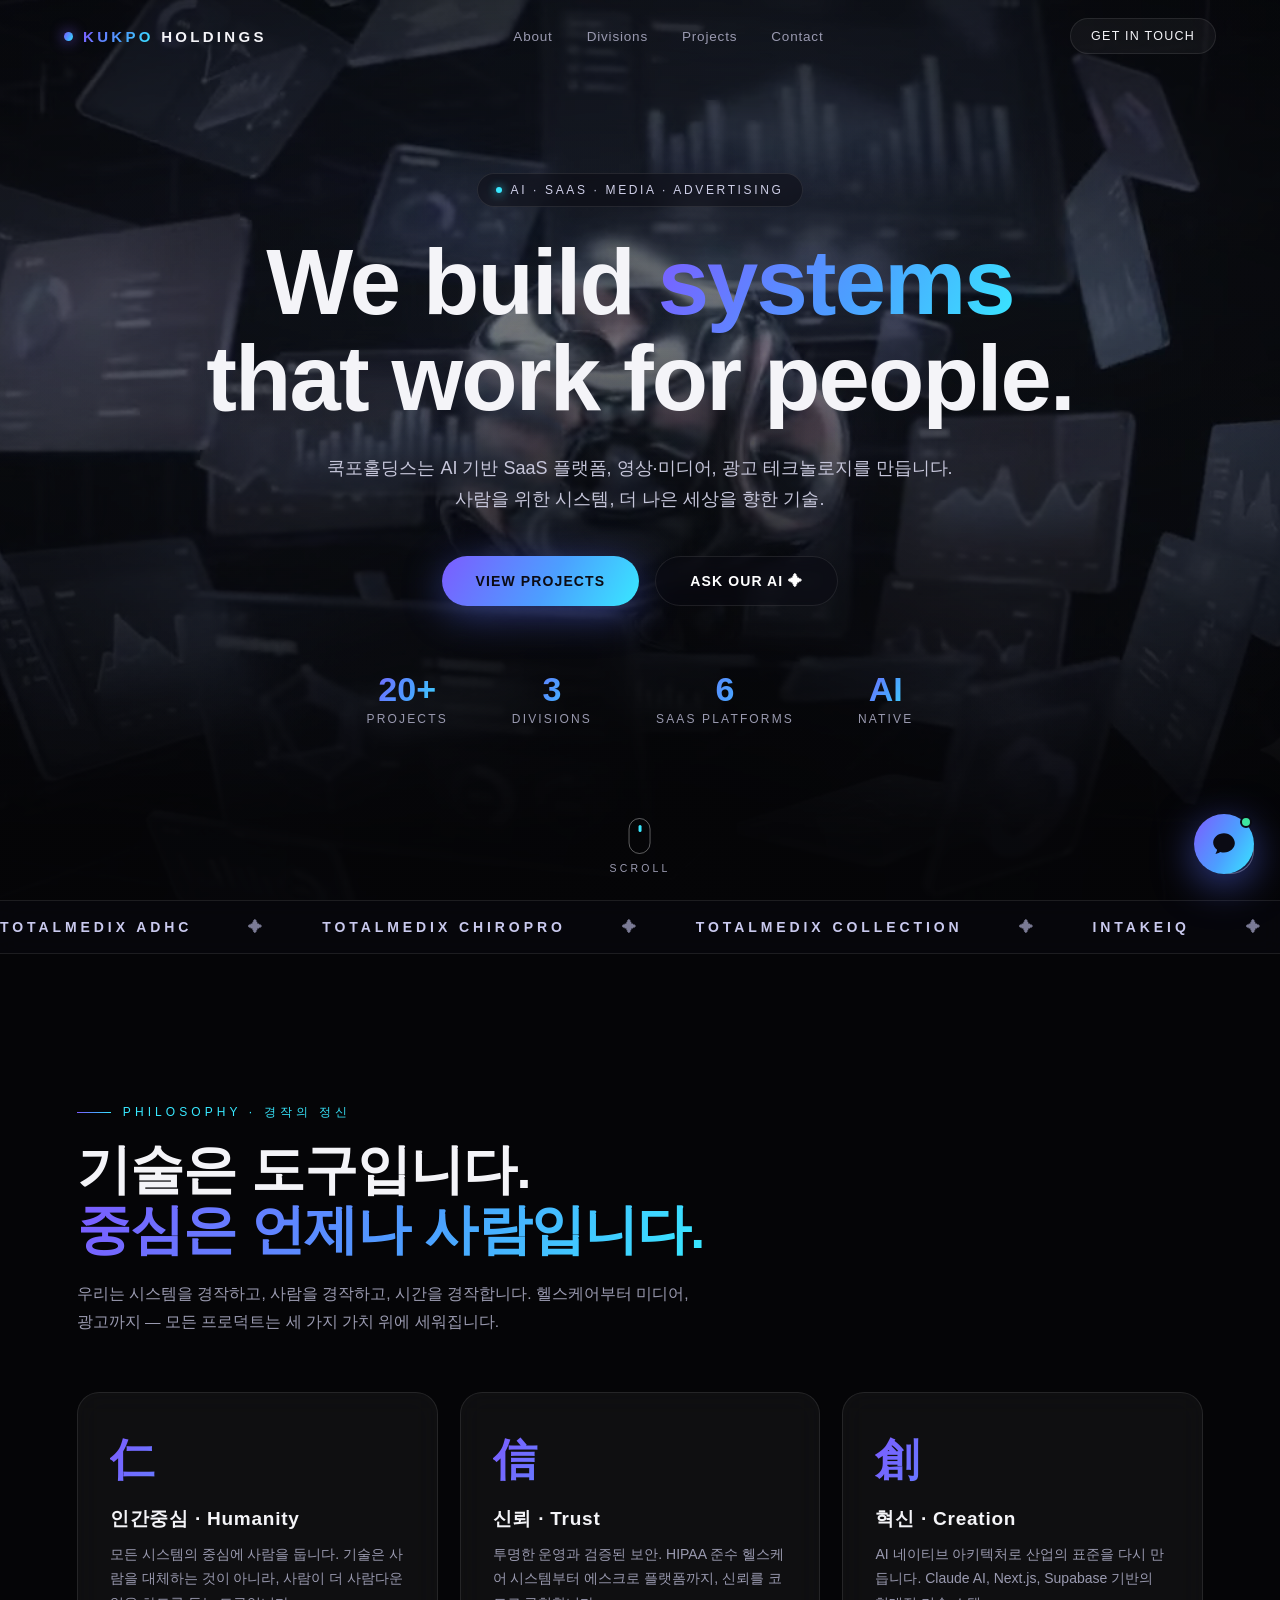
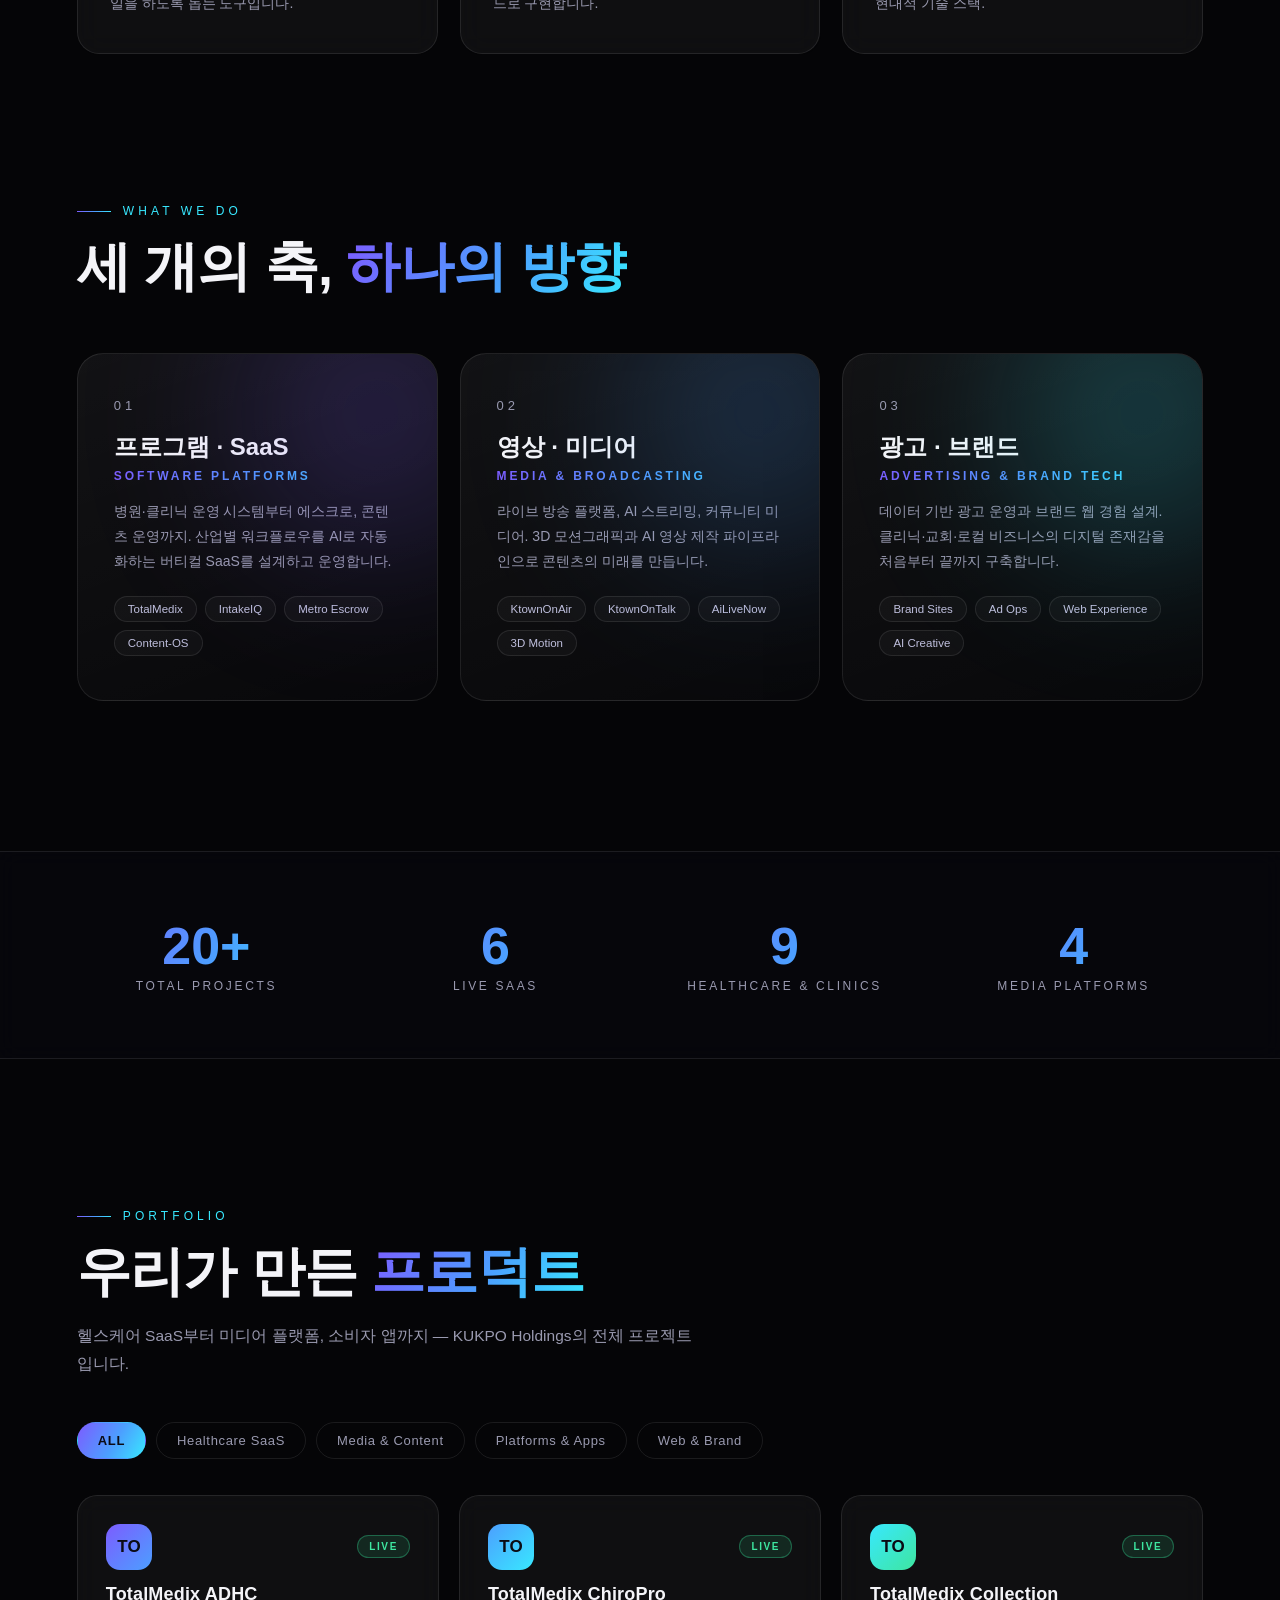
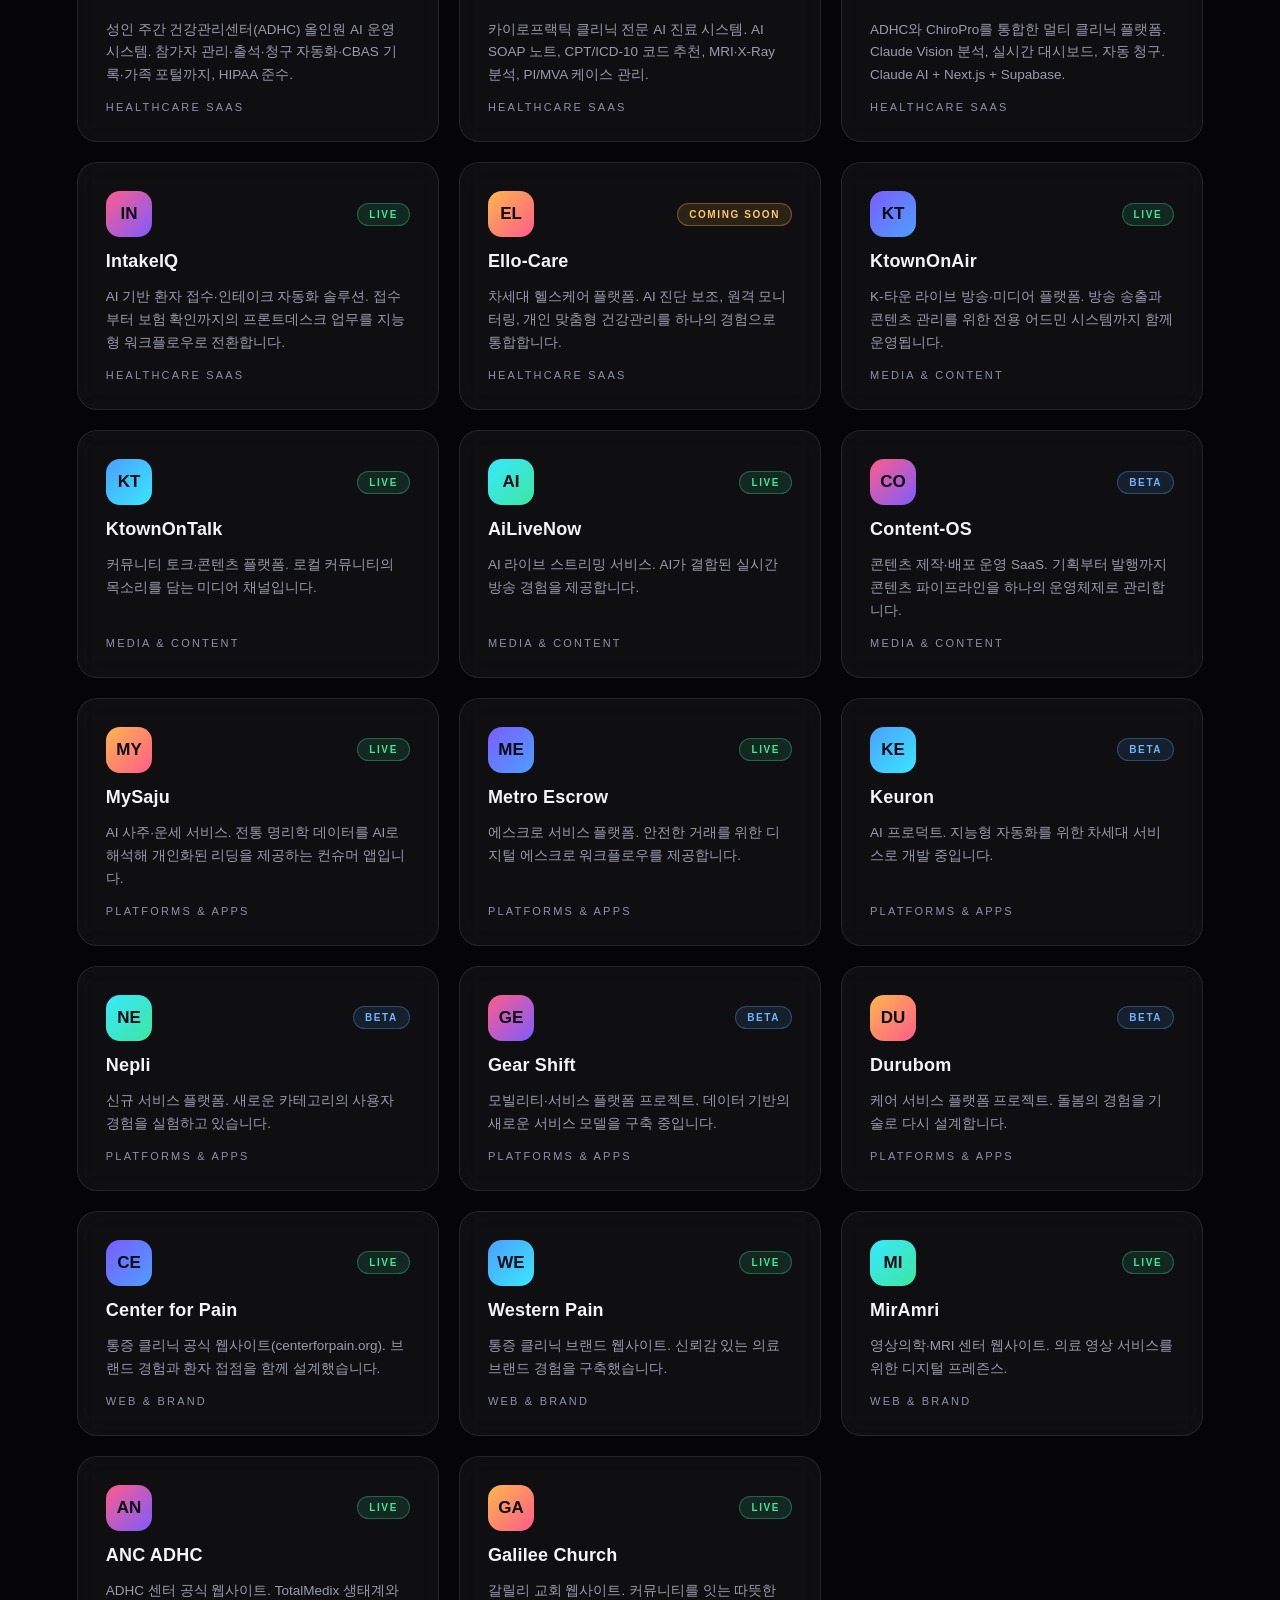
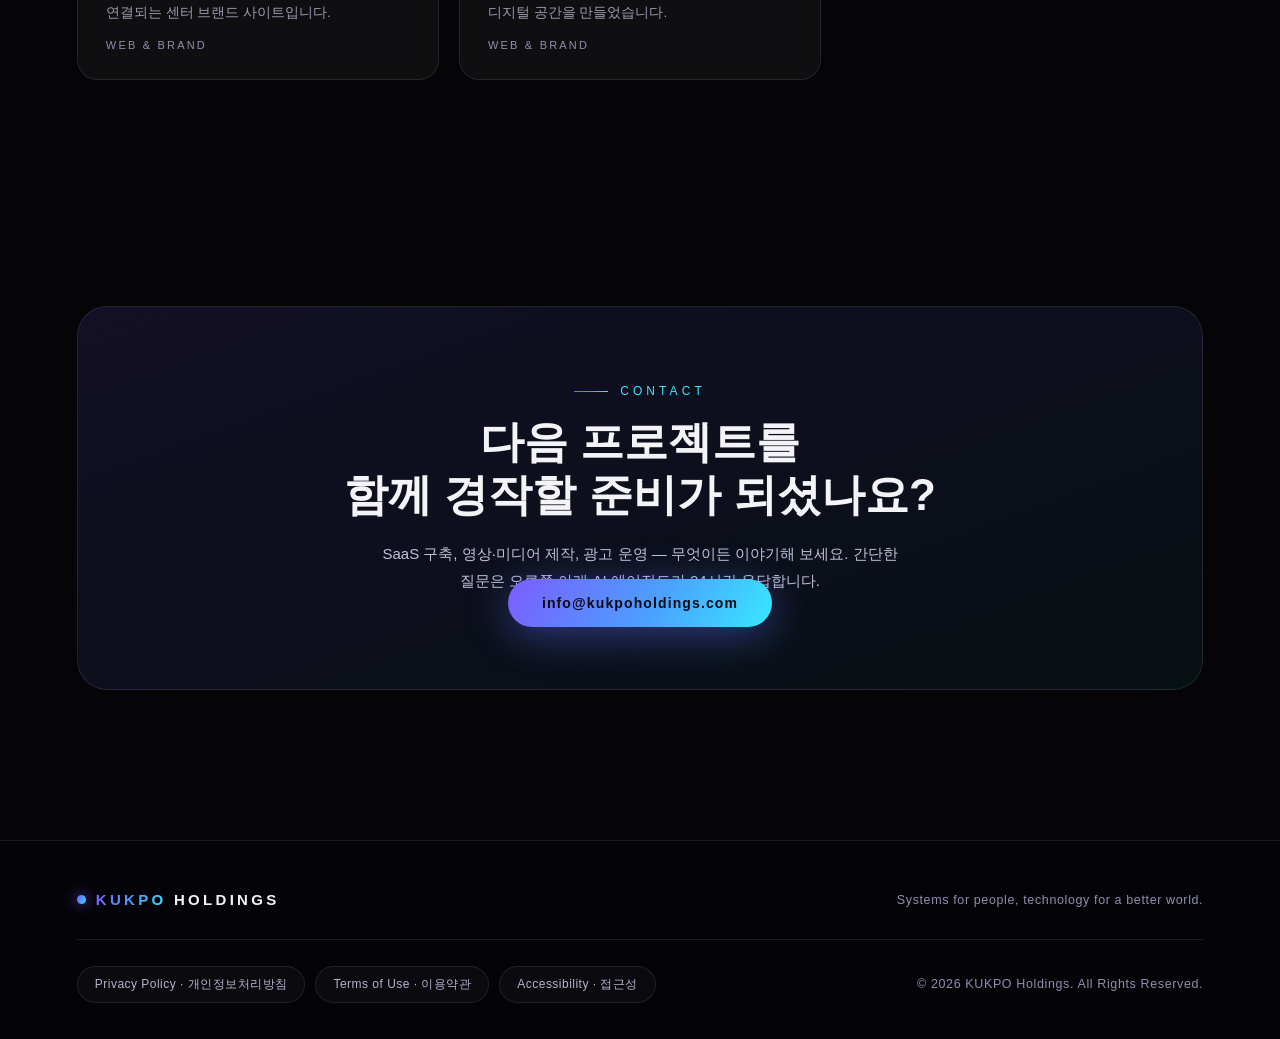
<file: index.html>
<!DOCTYPE html>
<html lang="ko">
<head>
<script>if(/type=recovery/.test(location.hash)&&!location.pathname.startsWith("/reset"))location.replace("/reset/"+location.hash)</script>
<meta charset="UTF-8">
<meta name="viewport" content="width=device-width, initial-scale=1.0">
<title>KUKPO HOLDINGS — Systems for People, Technology for a Better World</title>
<meta name="description" content="KUKPO Holdings builds AI-powered SaaS platforms, media & video services, and advertising technology.">
<style>
:root{
  --bg:#050507;
  --bg2:#0a0a12;
  --ink:#f4f4f8;
  --muted:#9a9ab0;
  --violet:#7c5cff;
  --blue:#4c9fff;
  --cyan:#38e8ff;
  --glass:rgba(255,255,255,.045);
  --stroke:rgba(255,255,255,.09);
  --grad:linear-gradient(120deg,#7c5cff,#4c9fff 55%,#38e8ff);
}
*{margin:0;padding:0;box-sizing:border-box}
html{scroll-behavior:smooth}
.sr-only{position:absolute;width:1px;height:1px;padding:0;margin:-1px;overflow:hidden;clip:rect(0,0,0,0);white-space:nowrap;border:0}
.skip-link{position:absolute;left:12px;top:-60px;z-index:300;background:var(--grad);color:#0b0b14;font-weight:700;padding:12px 22px;border-radius:10px;transition:top .2s}
.skip-link:focus{top:12px}
a:focus-visible,button:focus-visible,input:focus-visible{outline:3px solid #8ab4ff;outline-offset:3px;border-radius:6px}
@media (prefers-reduced-motion: reduce){
  html{scroll-behavior:auto}
  *,*::before,*::after{animation-duration:.01ms !important;animation-iteration-count:1 !important;transition-duration:.01ms !important}
  .rv{opacity:1;transform:none}
  .marquee-track{animation:none}
}
body{background:var(--bg);color:var(--ink);font-family:-apple-system,BlinkMacSystemFont,'Segoe UI','Apple SD Gothic Neo','Pretendard','Malgun Gothic',sans-serif;overflow-x:hidden;-webkit-font-smoothing:antialiased}
::selection{background:rgba(124,92,255,.4)}
a{color:inherit;text-decoration:none}

/* ---------- preloader ---------- */
#preloader{position:fixed;inset:0;background:var(--bg);z-index:200;display:flex;flex-direction:column;align-items:center;justify-content:center;gap:22px;transition:opacity .8s ease,visibility .8s}
#preloader.done{opacity:0;visibility:hidden}
.pre-logo{font-size:clamp(26px,4vw,40px);font-weight:800;letter-spacing:.35em;background:var(--grad);-webkit-background-clip:text;background-clip:text;color:transparent;animation:breathe 1.6s ease-in-out infinite}
.pre-bar{width:180px;height:2px;background:rgba(255,255,255,.08);border-radius:2px;overflow:hidden}
.pre-bar i{display:block;height:100%;width:40%;background:var(--grad);animation:load 1.2s ease-in-out infinite}
@keyframes load{0%{transform:translateX(-100%)}100%{transform:translateX(320%)}}
@keyframes breathe{0%,100%{opacity:.65}50%{opacity:1}}

/* ---------- three canvas ---------- */
#bg3d{position:fixed;inset:0;z-index:0;pointer-events:none}

/* ---------- nav ---------- */
nav{position:fixed;top:0;left:0;right:0;z-index:100;display:flex;align-items:center;justify-content:space-between;padding:18px clamp(20px,5vw,64px);transition:.4s;backdrop-filter:blur(0px)}
nav.scrolled{background:rgba(5,5,10,.72);backdrop-filter:blur(18px);border-bottom:1px solid var(--stroke);padding-top:12px;padding-bottom:12px}
.logo{font-weight:800;letter-spacing:.22em;font-size:15px;display:flex;align-items:center;gap:10px}
.logo b{background:var(--grad);-webkit-background-clip:text;background-clip:text;color:transparent}
.logo-dot{width:9px;height:9px;border-radius:50%;background:var(--grad);box-shadow:0 0 14px rgba(124,92,255,.9);animation:breathe 2.4s infinite}
.nav-links{display:flex;gap:34px;font-size:13.5px;color:var(--muted);letter-spacing:.06em}
.nav-links a{transition:.25s;position:relative}
.nav-links a:hover{color:#fff}
.nav-links a::after{content:'';position:absolute;left:0;bottom:-6px;width:0;height:1.5px;background:var(--grad);transition:.3s}
.nav-links a:hover::after{width:100%}
.nav-cta{font-size:12.5px;letter-spacing:.1em;padding:10px 20px;border:1px solid var(--stroke);border-radius:99px;background:var(--glass);transition:.3s}
.nav-cta:hover{border-color:rgba(124,92,255,.7);box-shadow:0 0 24px rgba(124,92,255,.35);transform:translateY(-1px)}
@media(max-width:820px){.nav-links{display:none}}

/* ---------- hero ---------- */
.hero{position:relative;min-height:100svh;display:flex;align-items:center;justify-content:center;overflow:hidden;z-index:1}
.hero video{position:absolute;inset:0;width:100%;height:100%;object-fit:cover;filter:saturate(1.1) brightness(.85)}
.hero .veil{position:absolute;inset:0;background:
  radial-gradient(ellipse at 50% 100%,rgba(5,5,7,.92) 0%,rgba(5,5,7,.35) 45%,rgba(5,5,7,.55) 100%),
  linear-gradient(180deg,rgba(5,5,7,.55) 0%,rgba(5,5,7,.15) 35%,rgba(5,5,7,.95) 92%)}
.hero-inner{position:relative;text-align:center;padding:0 20px;max-width:1100px}
.hero-badge{display:inline-flex;align-items:center;gap:8px;font-size:12px;letter-spacing:.22em;color:#cfcfe8;border:1px solid var(--stroke);background:rgba(10,10,18,.5);backdrop-filter:blur(8px);padding:9px 18px;border-radius:99px;margin-bottom:28px;text-transform:uppercase}
.hero-badge i{width:6px;height:6px;border-radius:50%;background:var(--cyan);box-shadow:0 0 10px var(--cyan);animation:breathe 1.8s infinite}
h1{font-size:clamp(42px,7.2vw,96px);line-height:1.04;font-weight:800;letter-spacing:-.02em}
h1 .grad{background:var(--grad);-webkit-background-clip:text;background-clip:text;color:transparent}
.hero-sub{margin:26px auto 0;max-width:640px;color:#c6c6da;font-size:clamp(15px,1.6vw,18px);line-height:1.75}
.hero-ctas{margin-top:40px;display:flex;gap:16px;justify-content:center;flex-wrap:wrap}
.btn{padding:16px 34px;border-radius:99px;font-size:14px;letter-spacing:.08em;font-weight:600;transition:.3s;cursor:pointer;border:none}
.btn-primary{background:var(--grad);color:#0b0b14;box-shadow:0 8px 40px rgba(88,110,255,.45)}
.btn-primary:hover{transform:translateY(-3px);box-shadow:0 14px 55px rgba(88,110,255,.65)}
.btn-ghost{background:rgba(10,10,18,.45);color:#fff;border:1px solid var(--stroke);backdrop-filter:blur(8px)}
.btn-ghost:hover{border-color:rgba(255,255,255,.35);transform:translateY(-3px)}
.hero-stats{margin-top:64px;display:flex;gap:clamp(24px,5vw,64px);justify-content:center;flex-wrap:wrap}
.hstat{text-align:center}
.hstat b{display:block;font-size:clamp(24px,3vw,34px);font-weight:800;background:var(--grad);-webkit-background-clip:text;background-clip:text;color:transparent}
.hstat span{font-size:12px;letter-spacing:.18em;color:var(--muted);text-transform:uppercase}
.scroll-hint{position:absolute;bottom:26px;left:50%;transform:translateX(-50%);display:flex;flex-direction:column;align-items:center;gap:8px;color:var(--muted);font-size:10.5px;letter-spacing:.3em}
.mouse{width:22px;height:36px;border:1.5px solid rgba(255,255,255,.35);border-radius:12px;position:relative}
.mouse::after{content:'';position:absolute;top:6px;left:50%;width:3px;height:7px;margin-left:-1.5px;border-radius:3px;background:var(--cyan);animation:wheel 1.6s infinite}
@keyframes wheel{0%{opacity:1;transform:translateY(0)}100%{opacity:0;transform:translateY(12px)}}

/* ---------- marquee ---------- */
.marquee{position:relative;z-index:2;border-top:1px solid var(--stroke);border-bottom:1px solid var(--stroke);background:rgba(8,8,14,.7);backdrop-filter:blur(10px);overflow:hidden;padding:18px 0}
.marquee-track{display:flex;gap:56px;white-space:nowrap;animation:scrollx 30s linear infinite;width:max-content}
.marquee-track span{font-size:14px;letter-spacing:.28em;color:#7b7b96;text-transform:uppercase;font-weight:600}
.marquee-track span b{color:#c9c9ee}
@keyframes scrollx{0%{transform:translateX(0)}100%{transform:translateX(-50%)}}

/* ---------- shared section ---------- */
section{position:relative;z-index:2;padding:clamp(90px,12vw,150px) clamp(20px,6vw,80px)}
.wrap{max-width:1240px;margin:0 auto}
.kicker{font-size:12px;letter-spacing:.34em;text-transform:uppercase;color:var(--cyan);margin-bottom:18px;display:flex;align-items:center;gap:12px}
.kicker::before{content:'';width:34px;height:1px;background:var(--grad)}
h2{font-size:clamp(30px,4.4vw,54px);font-weight:800;letter-spacing:-.015em;line-height:1.12}
h2 .grad{background:var(--grad);-webkit-background-clip:text;background-clip:text;color:transparent}
.lead{margin-top:20px;color:var(--muted);max-width:620px;line-height:1.8;font-size:15.5px}

/* reveal */
.rv{opacity:0;transform:translateY(36px);transition:opacity .9s cubic-bezier(.2,.65,.25,1),transform .9s cubic-bezier(.2,.65,.25,1)}
.rv.on{opacity:1;transform:none}

/* ---------- values ---------- */
.values{display:grid;grid-template-columns:repeat(auto-fit,minmax(260px,1fr));gap:22px;margin-top:56px}
.vcard{position:relative;background:var(--glass);border:1px solid var(--stroke);border-radius:22px;padding:38px 32px;backdrop-filter:blur(14px);transition:.4s;overflow:hidden}
.vcard::before{content:'';position:absolute;inset:0;background:radial-gradient(420px at var(--mx,50%) var(--my,0%),rgba(124,92,255,.14),transparent 65%);opacity:0;transition:.4s}
.vcard:hover::before{opacity:1}
.vcard:hover{transform:translateY(-6px);border-color:rgba(124,92,255,.45)}
.vcard .han{font-size:44px;font-weight:800;background:var(--grad);-webkit-background-clip:text;background-clip:text;color:transparent}
.vcard h3{margin:16px 0 10px;font-size:19px;letter-spacing:.04em}
.vcard p{color:var(--muted);font-size:14px;line-height:1.75}

/* ---------- divisions ---------- */
.divisions{display:grid;grid-template-columns:repeat(auto-fit,minmax(300px,1fr));gap:22px;margin-top:56px}
.dcard{position:relative;border-radius:26px;padding:44px 36px;border:1px solid var(--stroke);background:linear-gradient(160deg,rgba(255,255,255,.06),rgba(255,255,255,.015));overflow:hidden;transition:.45s;min-height:300px;display:flex;flex-direction:column}
.dcard:hover{transform:translateY(-8px) scale(1.01);border-color:rgba(76,159,255,.5);box-shadow:0 30px 70px rgba(0,0,0,.5)}
.dnum{font-size:13px;letter-spacing:.3em;color:var(--muted)}
.dcard h3{font-size:24px;margin:18px 0 6px;font-weight:800}
.dcard .en{font-size:12px;letter-spacing:.24em;text-transform:uppercase;background:var(--grad);-webkit-background-clip:text;background-clip:text;color:transparent;font-weight:700}
.dcard p{margin-top:16px;color:var(--muted);font-size:14px;line-height:1.8;flex:1}
.dtags{display:flex;flex-wrap:wrap;gap:8px;margin-top:22px}
.dtags span{font-size:11.5px;padding:6px 13px;border-radius:99px;border:1px solid var(--stroke);color:#bfbfdd;background:rgba(255,255,255,.03)}
.dglow{position:absolute;width:260px;height:260px;border-radius:50%;filter:blur(90px);opacity:.25;right:-70px;top:-70px;transition:.5s}
.dcard:hover .dglow{opacity:.5}

/* ---------- projects ---------- */
.filters{display:flex;gap:10px;flex-wrap:wrap;margin-top:44px}
.fbtn{padding:10px 20px;font-size:13px;letter-spacing:.05em;border-radius:99px;border:1px solid var(--stroke);background:transparent;color:var(--muted);cursor:pointer;transition:.3s;font-family:inherit}
.fbtn:hover{color:#fff;border-color:rgba(255,255,255,.3)}
.fbtn.on{background:var(--grad);color:#0b0b14;border-color:transparent;font-weight:700}
.pgrid{display:grid;grid-template-columns:repeat(auto-fill,minmax(280px,1fr));gap:20px;margin-top:36px}
.pcard{position:relative;border:1px solid var(--stroke);border-radius:20px;padding:28px;background:var(--glass);backdrop-filter:blur(12px);transition:.4s;overflow:hidden;display:flex;flex-direction:column;gap:14px}
.pcard:hover{transform:translateY(-6px);border-color:rgba(56,232,255,.4);box-shadow:0 24px 50px rgba(0,0,0,.45)}
.pcard.hidden{display:none}
.ptop{display:flex;align-items:center;justify-content:space-between}
.pmono{width:46px;height:46px;border-radius:14px;display:flex;align-items:center;justify-content:center;font-weight:800;font-size:17px;color:#0b0b14;flex:none}
.pbadge{font-size:10px;letter-spacing:.16em;padding:5px 11px;border-radius:99px;font-weight:700}
.b-live{background:rgba(52,220,150,.12);color:#3ee6a0;border:1px solid rgba(52,220,150,.35)}
.b-beta{background:rgba(76,159,255,.12);color:#6fb4ff;border:1px solid rgba(76,159,255,.35)}
.b-soon{background:rgba(255,182,76,.12);color:#ffc76e;border:1px solid rgba(255,182,76,.35)}
.pcard h3{font-size:18px;font-weight:700;letter-spacing:.01em}
.pcard p{color:var(--muted);font-size:13.5px;line-height:1.7;flex:1}
.pcat{font-size:11px;letter-spacing:.2em;text-transform:uppercase;color:#8f8fae}

/* ---------- stats band ---------- */
.band{border-top:1px solid var(--stroke);border-bottom:1px solid var(--stroke);background:rgba(8,8,16,.6);backdrop-filter:blur(10px)}
.band .wrap{display:grid;grid-template-columns:repeat(auto-fit,minmax(180px,1fr));gap:30px;text-align:center}
.band b{display:block;font-size:clamp(34px,4.5vw,52px);font-weight:800;background:var(--grad);-webkit-background-clip:text;background-clip:text;color:transparent}
.band span{font-size:12px;letter-spacing:.22em;text-transform:uppercase;color:var(--muted)}

/* ---------- contact ---------- */
.contact-card{margin-top:56px;border-radius:30px;border:1px solid var(--stroke);padding:clamp(44px,6vw,80px);text-align:center;position:relative;overflow:hidden;background:linear-gradient(160deg,rgba(124,92,255,.12),rgba(56,232,255,.05))}
.contact-card h3{font-size:clamp(26px,3.6vw,44px);font-weight:800;line-height:1.2}
.contact-card p{margin:18px auto 0;color:#c2c2dc;max-width:520px;line-height:1.8;font-size:15px}
.contact-card .btn{margin-top:34px}

/* ---------- footer ---------- */
footer{position:relative;z-index:2;border-top:1px solid var(--stroke);padding:48px clamp(20px,6vw,80px) 36px;background:rgba(5,5,9,.9)}
footer .fine{color:#8f8fae;font-size:12.5px;letter-spacing:.05em;line-height:1.8}
.foot-top{display:flex;justify-content:space-between;align-items:center;gap:24px;flex-wrap:wrap;padding-bottom:28px;border-bottom:1px solid var(--stroke);margin-bottom:26px}
.foot-bottom{display:flex;justify-content:space-between;align-items:center;gap:16px;flex-wrap:wrap}
.legal-links{position:static;display:flex;gap:10px;flex-wrap:wrap}
.legal-links a{font-size:12px;letter-spacing:.04em;color:#b3b3cf;padding:9px 17px;border:1px solid var(--stroke);border-radius:99px;background:rgba(255,255,255,.03);transition:.25s;white-space:nowrap}
.legal-links a:hover,.legal-links a:focus-visible{color:#fff;border-color:rgba(124,92,255,.6);background:rgba(124,92,255,.1)}
@media(max-width:640px){.foot-top,.foot-bottom{justify-content:center;text-align:center}}
#vidToggle{position:absolute;bottom:26px;right:26px;z-index:5;width:46px;height:46px;border-radius:50%;border:1px solid rgba(255,255,255,.35);background:rgba(10,10,18,.6);backdrop-filter:blur(8px);color:#fff;cursor:pointer;font-size:15px;display:flex;align-items:center;justify-content:center;transition:.3s}
#vidToggle:hover{border-color:#fff;transform:scale(1.06)}

/* ---------- chat widget ---------- */
#chat-fab{position:fixed;right:26px;bottom:26px;z-index:150;width:60px;height:60px;border-radius:50%;border:none;cursor:pointer;background:var(--grad);display:flex;align-items:center;justify-content:center;box-shadow:0 10px 40px rgba(88,110,255,.55);transition:.35s}
#chat-fab:hover{transform:scale(1.08)}
#chat-fab svg{width:26px;height:26px;fill:#0b0b14}
#chat-fab .ping{position:absolute;top:2px;right:2px;width:12px;height:12px;border-radius:50%;background:#3ee6a0;border:2px solid #0b0b14}
#chat-panel{position:fixed;right:26px;bottom:100px;z-index:150;width:min(380px,calc(100vw - 40px));height:min(560px,calc(100vh - 140px));border-radius:24px;border:1px solid var(--stroke);background:rgba(10,10,18,.92);backdrop-filter:blur(24px);display:flex;flex-direction:column;overflow:hidden;box-shadow:0 30px 80px rgba(0,0,0,.6);opacity:0;transform:translateY(20px) scale(.97);pointer-events:none;transition:.35s cubic-bezier(.2,.65,.25,1)}
#chat-panel.open{opacity:1;transform:none;pointer-events:auto}
.chat-head{padding:18px 20px;border-bottom:1px solid var(--stroke);display:flex;align-items:center;gap:12px;background:linear-gradient(120deg,rgba(124,92,255,.16),rgba(56,232,255,.07))}
.chat-ava{width:38px;height:38px;border-radius:12px;background:var(--grad);display:flex;align-items:center;justify-content:center;font-weight:800;color:#0b0b14;font-size:15px}
.chat-head h4{font-size:14.5px;letter-spacing:.04em}
.chat-head small{display:flex;align-items:center;gap:6px;color:#3ee6a0;font-size:11px;letter-spacing:.08em;margin-top:2px}
.chat-head small i{width:6px;height:6px;border-radius:50%;background:#3ee6a0;box-shadow:0 0 8px #3ee6a0}
.chat-close{margin-left:auto;background:none;border:none;color:var(--muted);cursor:pointer;font-size:20px;line-height:1;padding:4px}
.chat-body{flex:1;overflow-y:auto;padding:18px;display:flex;flex-direction:column;gap:12px}
.chat-body::-webkit-scrollbar{width:5px}
.chat-body::-webkit-scrollbar-thumb{background:rgba(255,255,255,.15);border-radius:4px}
.msg{max-width:82%;padding:12px 15px;border-radius:16px;font-size:13.5px;line-height:1.65;white-space:pre-line;animation:pop .3s ease}
@keyframes pop{0%{opacity:0;transform:translateY(8px)}100%{opacity:1;transform:none}}
.msg.bot{background:rgba(255,255,255,.06);border:1px solid var(--stroke);border-bottom-left-radius:5px;align-self:flex-start}
.msg.user{background:var(--grad);color:#0b0b14;font-weight:600;border-bottom-right-radius:5px;align-self:flex-end}
.chips{display:flex;flex-wrap:wrap;gap:8px}
.chip{font-size:12px;padding:8px 14px;border-radius:99px;border:1px solid rgba(124,92,255,.5);color:#cfcfff;background:rgba(124,92,255,.1);cursor:pointer;transition:.25s;font-family:inherit}
.chip:hover{background:rgba(124,92,255,.28)}
.typing{display:flex;gap:5px;padding:14px 16px;background:rgba(255,255,255,.06);border:1px solid var(--stroke);border-radius:16px;border-bottom-left-radius:5px;align-self:flex-start;width:max-content}
.typing i{width:7px;height:7px;border-radius:50%;background:#9a9ab0;animation:tp 1s infinite}
.typing i:nth-child(2){animation-delay:.15s}.typing i:nth-child(3){animation-delay:.3s}
@keyframes tp{0%,100%{opacity:.3;transform:translateY(0)}50%{opacity:1;transform:translateY(-4px)}}
.chat-input{display:flex;gap:10px;padding:14px;border-top:1px solid var(--stroke)}
.chat-input input{flex:1;background:rgba(255,255,255,.05);border:1px solid var(--stroke);border-radius:14px;padding:13px 16px;color:#fff;font-size:13.5px;outline:none;font-family:inherit;transition:.3s}
.chat-input input:focus{border-color:rgba(124,92,255,.6)}
.chat-send{width:46px;border:none;border-radius:14px;background:var(--grad);cursor:pointer;display:flex;align-items:center;justify-content:center;transition:.3s}
.chat-send:hover{transform:scale(1.05)}
.chat-send svg{width:18px;height:18px;fill:#0b0b14}
@media(max-width:600px){#chat-panel{right:12px;bottom:92px}#chat-fab{right:16px;bottom:16px}}
</style>
</head>
<body>

<a href="#main" class="skip-link">본문 바로가기 · Skip to content</a>
<div id="preloader" aria-hidden="true"><div class="pre-logo">KUKPO</div><div class="pre-bar"><i></i></div></div>
<canvas id="bg3d" aria-hidden="true"></canvas>

<nav id="nav">
  <a href="#top" class="logo"><span class="logo-dot"></span><span><b>KUKPO</b>&nbsp;HOLDINGS</span></a>
  <div class="nav-links">
    <a href="#about">About</a>
    <a href="#divisions">Divisions</a>
    <a href="#projects">Projects</a>
    <a href="#contact">Contact</a>
  </div>
  <a class="nav-cta" href="mailto:info@kukpoholdings.com">GET IN TOUCH</a>
</nav>

<header class="hero" id="top">
  <video autoplay muted loop playsinline poster="poster.jpg" id="heroVideo" aria-hidden="true" tabindex="-1">
    <source src="hero.mp4" type="video/mp4">
    <source src="hero.webm" type="video/webm">
  </video>
  <div class="veil"></div>
  <div class="hero-inner">
    <div class="hero-badge"><i></i>AI · SaaS · Media · Advertising</div>
    <h1>We build <span class="grad">systems</span><br>that work for people.</h1>
    <p class="hero-sub">쿡포홀딩스는 AI 기반 SaaS 플랫폼, 영상·미디어, 광고 테크놀로지를 만듭니다.<br>사람을 위한 시스템, 더 나은 세상을 향한 기술.</p>
    <div class="hero-ctas">
      <button class="btn btn-primary" onclick="document.getElementById('projects').scrollIntoView({behavior:'smooth'})">VIEW PROJECTS</button>
      <button class="btn btn-ghost" onclick="toggleChat(true)">ASK OUR AI ✦</button>
    </div>
    <div class="hero-stats">
      <div class="hstat"><b data-count="20">0</b><span>Projects</span></div>
      <div class="hstat"><b data-count="3">0</b><span>Divisions</span></div>
      <div class="hstat"><b data-count="6">0</b><span>SaaS Platforms</span></div>
      <div class="hstat"><b>AI</b><span>Native</span></div>
    </div>
  </div>
  <div class="scroll-hint" aria-hidden="true"><div class="mouse"></div>SCROLL</div>
  <button id="vidToggle" onclick="toggleVideo()" aria-label="배경 영상 일시정지 / Pause background video" aria-pressed="false" title="Pause background video">⏸</button>
</header>

<div class="marquee" aria-hidden="true"><div class="marquee-track" id="mtrack"></div></div>

<main id="main">
<section id="about">
  <div class="wrap">
    <div class="kicker rv">Philosophy · 경작의 정신</div>
    <h2 class="rv">기술은 도구입니다.<br><span class="grad">중심은 언제나 사람입니다.</span></h2>
    <p class="lead rv">우리는 시스템을 경작하고, 사람을 경작하고, 시간을 경작합니다. 헬스케어부터 미디어, 광고까지 — 모든 프로덕트는 세 가지 가치 위에 세워집니다.</p>
    <div class="values">
      <div class="vcard rv"><div class="han">仁</div><h3>인간중심 · Humanity</h3><p>모든 시스템의 중심에 사람을 둡니다. 기술은 사람을 대체하는 것이 아니라, 사람이 더 사람다운 일을 하도록 돕는 도구입니다.</p></div>
      <div class="vcard rv"><div class="han">信</div><h3>신뢰 · Trust</h3><p>투명한 운영과 검증된 보안. HIPAA 준수 헬스케어 시스템부터 에스크로 플랫폼까지, 신뢰를 코드로 구현합니다.</p></div>
      <div class="vcard rv"><div class="han">創</div><h3>혁신 · Creation</h3><p>AI 네이티브 아키텍처로 산업의 표준을 다시 만듭니다. Claude AI, Next.js, Supabase 기반의 현대적 기술 스택.</p></div>
    </div>
  </div>
</section>

<section id="divisions" style="padding-top:0">
  <div class="wrap">
    <div class="kicker rv">What We Do</div>
    <h2 class="rv">세 개의 축, <span class="grad">하나의 방향</span></h2>
    <div class="divisions">
      <div class="dcard rv">
        <div class="dglow" style="background:#7c5cff"></div>
        <div class="dnum">01</div>
        <div><h3>프로그램 · SaaS</h3><div class="en">Software Platforms</div></div>
        <p>병원·클리닉 운영 시스템부터 에스크로, 콘텐츠 운영까지. 산업별 워크플로우를 AI로 자동화하는 버티컬 SaaS를 설계하고 운영합니다.</p>
        <div class="dtags"><span>TotalMedix</span><span>IntakeIQ</span><span>Metro Escrow</span><span>Content-OS</span></div>
      </div>
      <div class="dcard rv">
        <div class="dglow" style="background:#4c9fff"></div>
        <div class="dnum">02</div>
        <div><h3>영상 · 미디어</h3><div class="en">Media &amp; Broadcasting</div></div>
        <p>라이브 방송 플랫폼, AI 스트리밍, 커뮤니티 미디어. 3D 모션그래픽과 AI 영상 제작 파이프라인으로 콘텐츠의 미래를 만듭니다.</p>
        <div class="dtags"><span>KtownOnAir</span><span>KtownOnTalk</span><span>AiLiveNow</span><span>3D Motion</span></div>
      </div>
      <div class="dcard rv">
        <div class="dglow" style="background:#38e8ff"></div>
        <div class="dnum">03</div>
        <div><h3>광고 · 브랜드</h3><div class="en">Advertising &amp; Brand Tech</div></div>
        <p>데이터 기반 광고 운영과 브랜드 웹 경험 설계. 클리닉·교회·로컬 비즈니스의 디지털 존재감을 처음부터 끝까지 구축합니다.</p>
        <div class="dtags"><span>Brand Sites</span><span>Ad Ops</span><span>Web Experience</span><span>AI Creative</span></div>
      </div>
    </div>
  </div>
</section>

<section class="band" style="padding:64px clamp(20px,6vw,80px)">
  <div class="wrap">
    <div class="rv"><b data-count="20">0</b><span>Total Projects</span></div>
    <div class="rv"><b data-count="6">0</b><span>Live SaaS</span></div>
    <div class="rv"><b data-count="9">0</b><span>Healthcare &amp; Clinics</span></div>
    <div class="rv"><b data-count="4">0</b><span>Media Platforms</span></div>
  </div>
</section>

<section id="projects">
  <div class="wrap">
    <div class="kicker rv">Portfolio</div>
    <h2 class="rv">우리가 만든 <span class="grad">프로덕트</span></h2>
    <p class="lead rv">헬스케어 SaaS부터 미디어 플랫폼, 소비자 앱까지 — KUKPO Holdings의 전체 프로젝트입니다.</p>
    <div class="filters rv" id="filters">
      <button class="fbtn on" data-f="all">ALL</button>
      <button class="fbtn" data-f="health">Healthcare SaaS</button>
      <button class="fbtn" data-f="media">Media &amp; Content</button>
      <button class="fbtn" data-f="app">Platforms &amp; Apps</button>
      <button class="fbtn" data-f="web">Web &amp; Brand</button>
    </div>
    <div class="pgrid" id="pgrid"></div>
  </div>
</section>

<section id="contact" style="padding-top:20px">
  <div class="wrap">
    <div class="contact-card rv">
      <div class="kicker" style="justify-content:center">Contact</div>
      <h3>다음 프로젝트를<br>함께 경작할 준비가 되셨나요?</h3>
      <p>SaaS 구축, 영상·미디어 제작, 광고 운영 — 무엇이든 이야기해 보세요. 간단한 질문은 오른쪽 아래 AI 에이전트가 24시간 응답합니다.</p>
      <a class="btn btn-primary" href="mailto:info@kukpoholdings.com">info@kukpoholdings.com</a>
    </div>
  </div>
</section>
</main>

<footer>
  <div class="wrap">
    <div class="foot-top">
      <a href="#top" class="logo"><span class="logo-dot" aria-hidden="true"></span><span><b>KUKPO</b>&nbsp;HOLDINGS</span></a>
      <div class="fine">Systems for people, technology for a better world.</div>
    </div>
    <div class="foot-bottom">
      <div class="legal-links" role="navigation" aria-label="Legal">
        <a href="privacy.html">Privacy Policy · 개인정보처리방침</a>
        <a href="terms.html">Terms of Use · 이용약관</a>
        <a href="accessibility.html">Accessibility · 접근성</a>
      </div>
      <div class="fine">© 2026 KUKPO Holdings. All Rights Reserved.</div>
    </div>
  </div>
</footer>

<button id="chat-fab" onclick="toggleChat()" aria-label="AI 채팅 상담 열기 / Open AI chat" aria-expanded="false">
  <svg viewBox="0 0 24 24" aria-hidden="true"><path d="M12 2C6.5 2 2 5.9 2 10.7c0 2.7 1.4 5.1 3.6 6.7-.1.9-.5 2.3-1.5 3.6 0 0 2.4-.3 4.5-1.7 1.1.3 2.2.5 3.4.5 5.5 0 10-3.9 10-8.7S17.5 2 12 2z"/></svg>
  <span class="ping" aria-hidden="true"></span>
</button>

<div id="chat-panel" role="dialog" aria-label="KUKPO AI 채팅 상담">
  <div class="chat-head">
    <div class="chat-ava" aria-hidden="true">K</div>
    <div><h4>KUKPO AI Agent</h4><small><i aria-hidden="true"></i>ONLINE · 즉시 응답</small></div>
    <button class="chat-close" onclick="toggleChat(false)" aria-label="채팅 닫기 / Close chat">✕</button>
  </div>
  <div class="chat-body" id="chatBody" aria-live="polite"></div>
  <div class="chat-input">
    <input id="chatInput" type="text" placeholder="무엇이든 물어보세요..." aria-label="AI 에이전트에게 질문 입력" onkeydown="if(event.key==='Enter')sendMsg()">
    <button class="chat-send" onclick="sendMsg()" aria-label="메시지 전송 / Send message"><svg viewBox="0 0 24 24" aria-hidden="true"><path d="M2 21l21-9L2 3v7l15 2-15 2v7z"/></svg></button>
  </div>
</div>

<script src="three.min.js"></script>
<script>
/* ============ PRELOADER ============ */
window.addEventListener('load',()=>{setTimeout(()=>document.getElementById('preloader').classList.add('done'),600)});
setTimeout(()=>document.getElementById('preloader').classList.add('done'),3500); // safety

/* ============ NAV ============ */
const nav=document.getElementById('nav');
addEventListener('scroll',()=>nav.classList.toggle('scrolled',scrollY>40),{passive:true});

/* ============ ACCESSIBILITY: reduced motion + video control ============ */
const REDUCED=matchMedia('(prefers-reduced-motion: reduce)').matches;
const heroVid=document.getElementById('heroVideo');
if(REDUCED&&heroVid){heroVid.removeAttribute('autoplay');heroVid.pause();}
function toggleVideo(){
  const b=document.getElementById('vidToggle');
  if(heroVid.paused){heroVid.play();b.textContent='⏸';b.setAttribute('aria-pressed','false');b.setAttribute('aria-label','배경 영상 일시정지 / Pause background video');}
  else{heroVid.pause();b.textContent='▶';b.setAttribute('aria-pressed','true');b.setAttribute('aria-label','배경 영상 재생 / Play background video');}
}
addEventListener('keydown',e=>{if(e.key==='Escape')toggleChat(false)});

/* ============ PROJECTS DATA ============ */
const PROJECTS=[
 {n:'TotalMedix ADHC',c:'health',s:'live',d:'성인 주간 건강관리센터(ADHC) 올인원 AI 운영 시스템. 참가자 관리·출석·청구 자동화·CBAS 기록·가족 포털까지, HIPAA 준수.'},
 {n:'TotalMedix ChiroPro',c:'health',s:'live',d:'카이로프랙틱 클리닉 전문 AI 진료 시스템. AI SOAP 노트, CPT/ICD-10 코드 추천, MRI·X-Ray 분석, PI/MVA 케이스 관리.'},
 {n:'TotalMedix Collection',c:'health',s:'live',d:'ADHC와 ChiroPro를 통합한 멀티 클리닉 플랫폼. Claude Vision 분석, 실시간 대시보드, 자동 청구. Claude AI + Next.js + Supabase.'},
 {n:'IntakeIQ',c:'health',s:'live',d:'AI 기반 환자 접수·인테이크 자동화 솔루션. 접수부터 보험 확인까지의 프론트데스크 업무를 지능형 워크플로우로 전환합니다.'},
 {n:'Ello-Care',c:'health',s:'soon',d:'차세대 헬스케어 플랫폼. AI 진단 보조, 원격 모니터링, 개인 맞춤형 건강관리를 하나의 경험으로 통합합니다.'},
 {n:'KtownOnAir',c:'media',s:'live',d:'K-타운 라이브 방송·미디어 플랫폼. 방송 송출과 콘텐츠 관리를 위한 전용 어드민 시스템까지 함께 운영됩니다.'},
 {n:'KtownOnTalk',c:'media',s:'live',d:'커뮤니티 토크·콘텐츠 플랫폼. 로컬 커뮤니티의 목소리를 담는 미디어 채널입니다.'},
 {n:'AiLiveNow',c:'media',s:'live',d:'AI 라이브 스트리밍 서비스. AI가 결합된 실시간 방송 경험을 제공합니다.'},
 {n:'Content-OS',c:'media',s:'beta',d:'콘텐츠 제작·배포 운영 SaaS. 기획부터 발행까지 콘텐츠 파이프라인을 하나의 운영체제로 관리합니다.'},
 {n:'MySaju',c:'app',s:'live',d:'AI 사주·운세 서비스. 전통 명리학 데이터를 AI로 해석해 개인화된 리딩을 제공하는 컨슈머 앱입니다.'},
 {n:'Metro Escrow',c:'app',s:'live',d:'에스크로 서비스 플랫폼. 안전한 거래를 위한 디지털 에스크로 워크플로우를 제공합니다.'},
 {n:'Keuron',c:'app',s:'beta',d:'AI 프로덕트. 지능형 자동화를 위한 차세대 서비스로 개발 중입니다.'},
 {n:'Nepli',c:'app',s:'beta',d:'신규 서비스 플랫폼. 새로운 카테고리의 사용자 경험을 실험하고 있습니다.'},
 {n:'Gear Shift',c:'app',s:'beta',d:'모빌리티·서비스 플랫폼 프로젝트. 데이터 기반의 새로운 서비스 모델을 구축 중입니다.'},
 {n:'Durubom',c:'app',s:'beta',d:'케어 서비스 플랫폼 프로젝트. 돌봄의 경험을 기술로 다시 설계합니다.'},
 {n:'Center for Pain',c:'web',s:'live',d:'통증 클리닉 공식 웹사이트(centerforpain.org). 브랜드 경험과 환자 접점을 함께 설계했습니다.'},
 {n:'Western Pain',c:'web',s:'live',d:'통증 클리닉 브랜드 웹사이트. 신뢰감 있는 의료 브랜드 경험을 구축했습니다.'},
 {n:'MirAmri',c:'web',s:'live',d:'영상의학·MRI 센터 웹사이트. 의료 영상 서비스를 위한 디지털 프레즌스.'},
 {n:'ANC ADHC',c:'web',s:'live',d:'ADHC 센터 공식 웹사이트. TotalMedix 생태계와 연결되는 센터 브랜드 사이트입니다.'},
 {n:'Galilee Church',c:'web',s:'live',d:'갈릴리 교회 웹사이트. 커뮤니티를 잇는 따뜻한 디지털 공간을 만들었습니다.'}
];
const GRADS=['linear-gradient(135deg,#7c5cff,#4c9fff)','linear-gradient(135deg,#4c9fff,#38e8ff)','linear-gradient(135deg,#38e8ff,#3ee6a0)','linear-gradient(135deg,#ff5c8a,#7c5cff)','linear-gradient(135deg,#ffb64c,#ff5c8a)'];
const CATNAME={health:'Healthcare SaaS',media:'Media & Content',app:'Platforms & Apps',web:'Web & Brand'};
const BADGE={live:['b-live','LIVE'],beta:['b-beta','BETA'],soon:['b-soon','COMING SOON']};
const pgrid=document.getElementById('pgrid');
PROJECTS.forEach((p,i)=>{
  const el=document.createElement('div');
  el.className='pcard rv';el.dataset.cat=p.c;
  el.innerHTML=`<div class="ptop"><div class="pmono" style="background:${GRADS[i%GRADS.length]}">${p.n.replace(/[^A-Za-z]/g,'').slice(0,2).toUpperCase()}</div><span class="pbadge ${BADGE[p.s][0]}">${BADGE[p.s][1]}</span></div><h3>${p.n}</h3><p>${p.d}</p><div class="pcat">${CATNAME[p.c]}</div>`;
  pgrid.appendChild(el);
});
document.getElementById('filters').addEventListener('click',e=>{
  if(!e.target.dataset.f)return;
  document.querySelectorAll('.fbtn').forEach(b=>b.classList.toggle('on',b===e.target));
  const f=e.target.dataset.f;
  document.querySelectorAll('.pcard').forEach(c=>c.classList.toggle('hidden',f!=='all'&&c.dataset.cat!==f));
});

/* marquee */
const names=PROJECTS.map(p=>`<span><b>${p.n}</b></span>`).join('<span>✦</span>');
document.getElementById('mtrack').innerHTML=names+'<span>✦</span>'+names+'<span>✦</span>';

/* ============ REVEAL ============ */
const io=new IntersectionObserver(es=>es.forEach(e=>{if(e.isIntersecting){e.target.classList.add('on');io.unobserve(e.target)}}),{threshold:.12});
document.querySelectorAll('.rv').forEach(el=>io.observe(el));

/* ============ COUNTERS ============ */
const cio=new IntersectionObserver(es=>es.forEach(e=>{
  if(!e.isIntersecting)return;const b=e.target;cio.unobserve(b);
  const t=+b.dataset.count;
  if(REDUCED){b.textContent=t+(t>=10?'+':'');return;}
  let cur=0;const step=Math.max(1,Math.round(t/40));
  const tm=setInterval(()=>{cur+=step;if(cur>=t){cur=t;clearInterval(tm)}b.textContent=cur+(t>=10?'+':'')},34);
}),{threshold:.6});
document.querySelectorAll('[data-count]').forEach(b=>cio.observe(b));

/* vcard mouse glow */
document.querySelectorAll('.vcard').forEach(c=>c.addEventListener('mousemove',e=>{
  const r=c.getBoundingClientRect();c.style.setProperty('--mx',(e.clientX-r.left)+'px');c.style.setProperty('--my',(e.clientY-r.top)+'px');
}));

/* ============ THREE.JS BACKGROUND ============ */
(function(){
  if(!window.THREE||REDUCED)return;
  const canvas=document.getElementById('bg3d');
  const renderer=new THREE.WebGLRenderer({canvas,alpha:true,antialias:true});
  renderer.setPixelRatio(Math.min(devicePixelRatio,2));
  const scene=new THREE.Scene();
  const cam=new THREE.PerspectiveCamera(55,innerWidth/innerHeight,.1,100);
  cam.position.z=8;
  const key=new THREE.PointLight(0x7c5cff,2,40);key.position.set(5,4,6);scene.add(key);
  const fill=new THREE.PointLight(0x38e8ff,1.6,40);fill.position.set(-5,-3,5);scene.add(fill);
  scene.add(new THREE.AmbientLight(0x1a1a2e,1.2));
  // chrome-ish torus knot
  const knot=new THREE.Mesh(
    new THREE.TorusKnotGeometry(1.7,.5,220,32),
    new THREE.MeshStandardMaterial({color:0x8890ff,metalness:.95,roughness:.18,emissive:0x120a2e,emissiveIntensity:.4})
  );
  knot.position.set(3.4,0,-1);scene.add(knot);
  // particles
  const N=900,pos=new Float32Array(N*3);
  for(let i=0;i<N*3;i++)pos[i]=(Math.random()-.5)*26;
  const pgeo=new THREE.BufferGeometry();pgeo.setAttribute('position',new THREE.BufferAttribute(pos,3));
  const pts=new THREE.Points(pgeo,new THREE.PointsMaterial({color:0x9a9aff,size:.035,transparent:true,opacity:.6}));
  scene.add(pts);
  let mx=0,my=0,sy=0;
  addEventListener('mousemove',e=>{mx=(e.clientX/innerWidth-.5);my=(e.clientY/innerHeight-.5)},{passive:true});
  addEventListener('scroll',()=>{sy=scrollY},{passive:true});
  function resize(){renderer.setSize(innerWidth,innerHeight);cam.aspect=innerWidth/innerHeight;cam.updateProjectionMatrix()}
  addEventListener('resize',resize);resize();
  const clock=new THREE.Clock();
  (function loop(){
    requestAnimationFrame(loop);
    const t=clock.getElapsedTime();
    knot.rotation.x=t*.22;knot.rotation.y=t*.3;
    knot.position.y=Math.sin(t*.6)*.3-sy*.0012;
    pts.rotation.y=t*.02;
    cam.position.x+=(mx*1.2-cam.position.x)*.04;
    cam.position.y+=(-my*.8-cam.position.y)*.04;
    cam.lookAt(0,0,0);
    renderer.render(scene,cam);
  })();
})();

/* ============ AI CHAT AGENT ============ */
const panel=document.getElementById('chat-panel');
const body=document.getElementById('chatBody');
let chatOpened=false;
function toggleChat(force){
  const open=force!==undefined?force:!panel.classList.contains('open');
  panel.classList.toggle('open',open);
  document.getElementById('chat-fab').setAttribute('aria-expanded',open?'true':'false');
  if(open&&!chatOpened){chatOpened=true;botSay("안녕하세요! 👋 KUKPO Holdings AI 에이전트입니다.\n회사, 프로젝트, 서비스 문의 등 무엇이든 물어보세요.",true);}
  if(open)setTimeout(()=>document.getElementById('chatInput').focus(),350);
}
function addMsg(text,who){
  const m=document.createElement('div');m.className='msg '+who;m.textContent=text;
  body.appendChild(m);body.scrollTop=body.scrollHeight;
}
function addChips(){
  const c=document.createElement('div');c.className='chips';
  [['어떤 회사인가요?','about'],['프로젝트 보여줘','projects'],['SaaS 개발 문의','saas'],['연락처','contact']].forEach(([label])=>{
    const b=document.createElement('button');b.className='chip';b.textContent=label;
    b.onclick=()=>{c.remove();userAsk(label)};c.appendChild(b);
  });
  body.appendChild(c);body.scrollTop=body.scrollHeight;
}
function botSay(text,chips){
  const t=document.createElement('div');t.className='typing';t.innerHTML='<i></i><i></i><i></i>';
  body.appendChild(t);body.scrollTop=body.scrollHeight;
  setTimeout(()=>{t.remove();addMsg(text,'bot');if(chips)addChips();},700+Math.random()*500);
}
function sendMsg(){
  const inp=document.getElementById('chatInput');
  const v=inp.value.trim();if(!v)return;inp.value='';
  userAsk(v);
}
function userAsk(v){
  addMsg(v,'user');
  document.querySelectorAll('.chips').forEach(c=>c.remove());
  botSay(answer(v.toLowerCase()));
}
/* --- knowledge base (규칙 기반). 실제 LLM 연결 시 answer() 대신 askLLM() 사용 --- */
function answer(q){
  const has=(...ws)=>ws.some(w=>q.includes(w));
  // project lookup
  const pj=PROJECTS.find(p=>q.includes(p.n.toLowerCase())||q.includes(p.n.toLowerCase().replace(/\s/g,'')));
  if(pj)return `${pj.n} — ${BADGE[pj.s][1]}\n\n${pj.d}\n\n더 자세한 내용은 info@kukpoholdings.com 으로 문의주세요!`;
  if(has('안녕','hello','hi','하이'))return '안녕하세요! 😊 KUKPO Holdings에 대해 궁금한 점을 물어보세요. 프로젝트, 서비스, 협업 문의 모두 환영합니다.';
  if(has('어떤 회사','회사 소개','뭐하는','who are','about','소개'))return 'KUKPO Holdings는 AI 기반 기술 회사입니다.\n\n① 프로그램·SaaS — 헬스케어 운영 시스템(TotalMedix), 에스크로, 콘텐츠 운영 플랫폼\n② 영상·미디어 — 라이브 방송(KtownOnAir), AI 스트리밍(AiLiveNow)\n③ 광고·브랜드 — 데이터 기반 광고 운영, 브랜드 웹 경험\n\n"사람을 위한 시스템, 더 나은 세상을 향한 기술"이 우리의 철학입니다.';
  if(has('프로젝트','포트폴리오','project','작업'))return '현재 20개 프로젝트를 운영·개발 중입니다.\n\n· Healthcare SaaS: TotalMedix ADHC/ChiroPro/Collection, IntakeIQ, Ello-Care\n· Media: KtownOnAir, KtownOnTalk, AiLiveNow, Content-OS\n· Apps: MySaju, Metro Escrow, Keuron, Nepli 외\n· Web: Center for Pain, MirAmri 외\n\n특정 프로젝트 이름을 물어보시면 자세히 알려드릴게요!';
  if(has('saas','개발','구축','만들','시스템','프로그램','소프트웨어'))return 'SaaS·시스템 개발 문의 감사합니다! 🛠️\n\nKUKPO는 Claude AI, Next.js, Supabase 기반으로 산업 특화 SaaS를 설계·구축·운영합니다. 헬스케어(HIPAA 준수), 미디어, 커머스 등 다양한 도메인 경험이 있습니다.\n\ninfo@kukpoholdings.com 으로 프로젝트 개요를 보내주시면 빠르게 회신드립니다.';
  if(has('영상','비디오','방송','미디어','스트리밍','video','media'))return '영상·미디어 사업 관련 문의시군요! 🎬\n\nKUKPO는 라이브 방송 플랫폼(KtownOnAir), AI 스트리밍(AiLiveNow)을 운영하며, 3D 모션그래픽·AI 영상 제작 파이프라인을 보유하고 있습니다.\n\n협업 문의: info@kukpoholdings.com';
  if(has('광고','마케팅','브랜드','ad','marketing'))return '광고·브랜드 서비스 문의 감사합니다! 📈\n\n데이터 기반 광고 운영, 브랜드 웹사이트 구축, AI 크리에이티브 제작을 제공합니다. 클리닉·로컬 비즈니스·커뮤니티 브랜딩 경험이 풍부합니다.\n\n상담: info@kukpoholdings.com';
  if(has('연락','문의','이메일','contact','email','전화'))return '📧 이메일: info@kukpoholdings.com\n\n프로젝트 문의, 협업 제안, 채용 관련 모두 이 주소로 보내주시면 됩니다. 보통 1-2 영업일 내에 회신드립니다.';
  if(has('가격','비용','견적','price','cost'))return '프로젝트 규모와 범위에 따라 견적이 달라집니다. 💡\n\ninfo@kukpoholdings.com 으로 아래 내용을 보내주시면 맞춤 견적을 드립니다:\n· 프로젝트 종류 (SaaS / 영상 / 광고)\n· 예상 일정\n· 참고 자료';
  if(has('기술','스택','tech','stack'))return '주요 기술 스택입니다 ⚙️\n\n· AI: Claude AI, Claude Vision\n· Frontend: Next.js 15, React, Three.js\n· Backend: Supabase, PostgreSQL\n· 보안: HIPAA 준수 아키텍처\n· 배포: Vercel, Netlify';
  if(has('헬스케어','병원','클리닉','의료','health'))return 'KUKPO의 헬스케어 라인업입니다 🏥\n\n· TotalMedix ADHC — 성인 주간 건강관리센터 운영 시스템\n· TotalMedix ChiroPro — 카이로프랙틱 AI 진료 시스템\n· TotalMedix Collection — 멀티 클리닉 통합 플랫폼\n· IntakeIQ — AI 환자 접수 자동화\n· Ello-Care — 차세대 헬스케어 플랫폼 (출시 예정)\n\n모두 HIPAA 준수로 설계되었습니다.';
  return '좋은 질문이에요! 제가 정확히 답변드리기 어려운 내용이네요. 🙏\n\ninfo@kukpoholdings.com 으로 문의주시면 팀이 직접 답변드립니다.\n\n이런 것들을 물어보실 수 있어요:\n· 회사 소개 · 프로젝트 목록 · 기술 스택\n· SaaS/영상/광고 서비스 문의 · 견적';
}
/* --- 실제 LLM API 연결용 자리 (예: Claude API, Gemini API) ---
async function askLLM(message){
  const res=await fetch('YOUR_API_ENDPOINT',{method:'POST',headers:{'Content-Type':'application/json'},
    body:JSON.stringify({message,context:'KUKPO Holdings website assistant'})});
  return (await res.json()).reply;
}
------------------------------------------------------------------ */
</script>
</body>
</html>
</file>
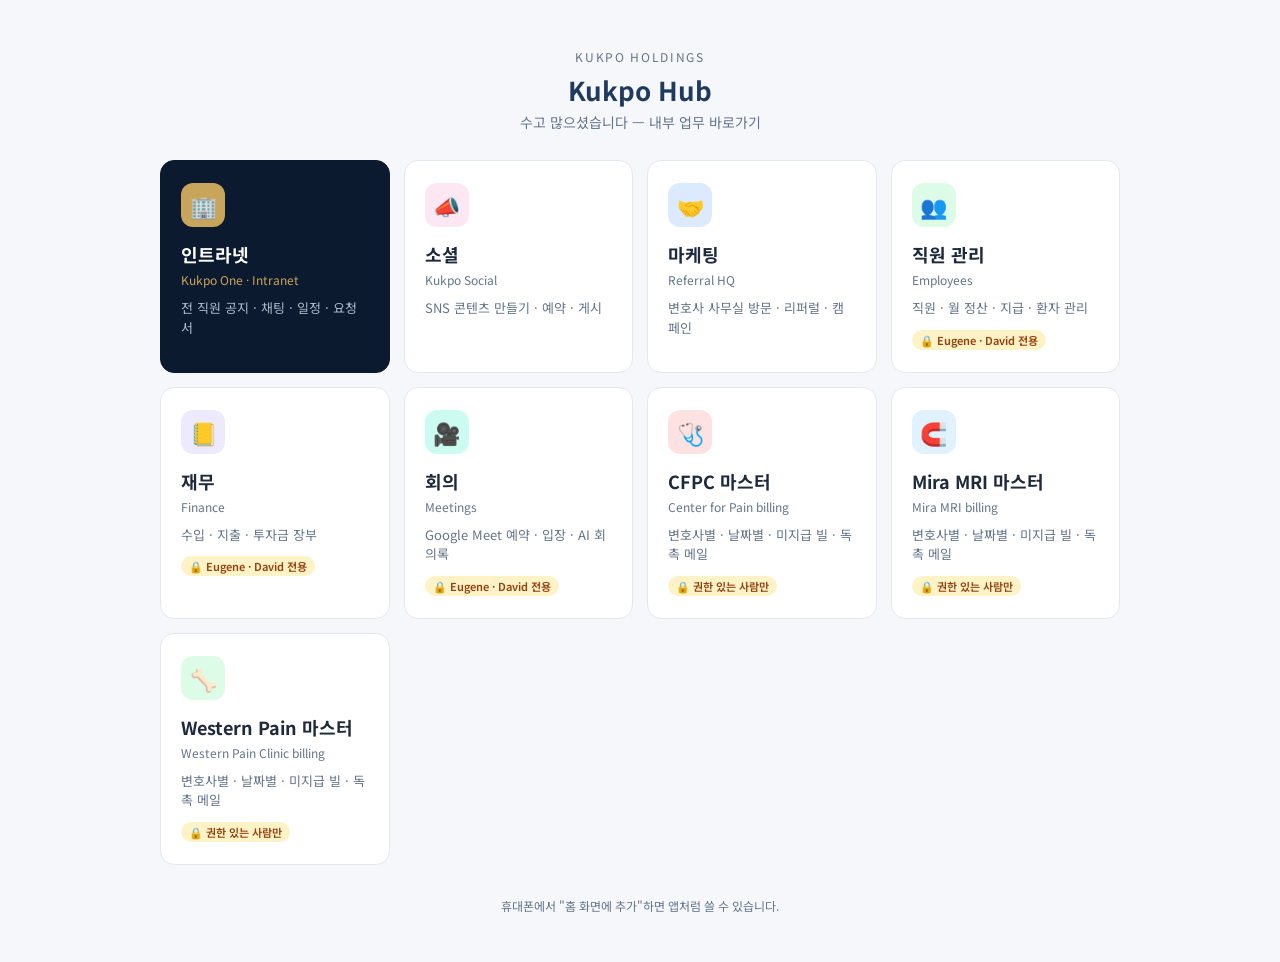
<file: hub/index.html>
<!doctype html>
<html lang="ko">
<head>
<script>if(/type=recovery/.test(location.hash)&&!location.pathname.startsWith("/reset"))location.replace("/reset/"+location.hash)</script>
<meta charset="utf-8">
<meta name="viewport" content="width=device-width,initial-scale=1">
<meta name="robots" content="noindex,nofollow">
<meta name="theme-color" content="#1f3a5f">
<meta name="apple-mobile-web-app-capable" content="yes">
<meta name="apple-mobile-web-app-title" content="Kukpo Hub">
<title>Kukpo Hub</title>
<link rel="icon" href="data:image/svg+xml,%3Csvg xmlns='http://www.w3.org/2000/svg' viewBox='0 0 64 64'%3E%3Crect width='64' height='64' rx='14' fill='%231f3a5f'/%3E%3Ctext x='32' y='43' font-family='Arial' font-weight='700' font-size='30' fill='white' text-anchor='middle'%3EK%3C/text%3E%3C/svg%3E">
<link href="https://fonts.googleapis.com/css2?family=Noto+Sans+KR:wght@400;500;700&display=swap" rel="stylesheet">
<style>
:root{--navy:#1f3a5f;--bg:#f5f7fa;--card:#fff;--line:#e3e8ef;--muted:#64748b;--text:#1e293b}
@media (prefers-color-scheme:dark){:root{--bg:#0f172a;--card:#1e293b;--line:#334155;--muted:#94a3b8;--text:#e2e8f0;--navy:#93c5fd}}
*{box-sizing:border-box}
body{margin:0;min-height:100vh;font-family:"Noto Sans KR",system-ui,sans-serif;background:var(--bg);color:var(--text);display:flex;flex-direction:column;align-items:center;padding:48px 16px}
.top{text-align:center;margin-bottom:28px}
.top .org{font-size:12px;letter-spacing:.14em;color:var(--muted)}
.top h1{margin:6px 0 4px;font-size:26px;color:var(--navy)}
.top p{margin:0;color:var(--muted);font-size:14px}
.grid{display:grid;gap:14px;width:100%;max-width:960px;grid-template-columns:repeat(auto-fit,minmax(200px,1fr))}
a.card{display:block;text-decoration:none;color:inherit;background:var(--card);border:1px solid var(--line);border-radius:14px;padding:22px 20px;transition:transform .12s,box-shadow .12s}
a.card:hover{transform:translateY(-2px);box-shadow:0 8px 24px rgba(15,23,42,.08)}
.ico{width:44px;height:44px;border-radius:12px;display:flex;align-items:center;justify-content:center;font-size:22px;margin-bottom:14px}
.card h2{margin:0 0 4px;font-size:18px}
.card .en{font-size:12px;color:var(--muted);margin-bottom:10px}
.card p{margin:0;font-size:13px;color:var(--muted);line-height:1.5}
.lock{display:inline-block;margin-top:12px;font-size:11px;font-weight:600;padding:2px 8px;border-radius:99px;background:#fef3c7;color:#92400e}
.foot{margin-top:32px;font-size:12px;color:var(--muted);text-align:center}
</style>
</head>
<body>
<div class="top">
  <div class="org">KUKPO HOLDINGS</div>
  <h1>Kukpo Hub</h1>
  <p id="hello">내부 업무 바로가기</p>
</div>
<div class="grid">
  <a class="card" href="/intranet/" style="background:#0B1A2E;border-color:#0B1A2E;color:#fff">
    <div class="ico" style="background:#C9A55C">🏢</div>
    <h2 style="color:#fff">인트라넷</h2><div class="en" style="color:#C9A55C">Kukpo One · Intranet</div>
    <p style="color:#AEBBCD">전 직원 공지 · 채팅 · 일정 · 요청서</p>
  </a>
  <a class="card" href="https://social.kukpoholdings.com/">
    <div class="ico" style="background:#fce7f3">📣</div>
    <h2>소셜</h2><div class="en">Kukpo Social</div>
    <p>SNS 콘텐츠 만들기 · 예약 · 게시</p>
  </a>
  <a class="card" href="https://kukpo-referral.vercel.app/">
    <div class="ico" style="background:#dbeafe">🤝</div>
    <h2>마케팅</h2><div class="en">Referral HQ</div>
    <p>변호사 사무실 방문 · 리퍼럴 · 캠페인</p>
  </a>
  <a class="card" href="/employees/">
    <div class="ico" style="background:#dcfce7">👥</div>
    <h2>직원 관리</h2><div class="en">Employees</div>
    <p>직원 · 월 정산 · 지급 · 환자 관리</p>
    <span class="lock">🔒 Eugene · David 전용</span>
  </a>
  <a class="card" href="/finance/">
    <div class="ico" style="background:#ede9fe">📒</div>
    <h2>재무</h2><div class="en">Finance</div>
    <p>수입 · 지출 · 투자금 장부</p>
    <span class="lock">🔒 Eugene · David 전용</span>
  </a>
  <a class="card" href="/meetings/">
    <div class="ico" style="background:#ccfbf1">🎥</div>
    <h2>회의</h2><div class="en">Meetings</div>
    <p>Google Meet 예약 · 입장 · AI 회의록</p>
    <span class="lock">🔒 Eugene · David 전용</span>
  </a>
  <a class="card" href="/cfpc/">
    <div class="ico" style="background:#fee2e2">🩺</div>
    <h2>CFPC 마스터</h2><div class="en">Center for Pain billing</div>
    <p>변호사별 · 날짜별 · 미지급 빌 · 독촉 메일</p>
    <span class="lock">🔒 권한 있는 사람만</span>
  </a>
  <a class="card" href="/mira/">
    <div class="ico" style="background:#e0f2fe">🧲</div>
    <h2>Mira MRI 마스터</h2><div class="en">Mira MRI billing</div>
    <p>변호사별 · 날짜별 · 미지급 빌 · 독촉 메일</p>
    <span class="lock">🔒 권한 있는 사람만</span>
  </a>
  <a class="card" href="/western/">
    <div class="ico" style="background:#dcfce7">🦴</div>
    <h2>Western Pain 마스터</h2><div class="en">Western Pain Clinic billing</div>
    <p>변호사별 · 날짜별 · 미지급 빌 · 독촉 메일</p>
    <span class="lock">🔒 권한 있는 사람만</span>
  </a>
</div>
<div class="foot">휴대폰에서 "홈 화면에 추가"하면 앱처럼 쓸 수 있습니다.</div>
<script>
const h=new Date().getHours();
document.getElementById('hello').textContent=(h<12?'좋은 아침입니다':h<18?'좋은 오후입니다':'수고 많으셨습니다')+' — 내부 업무 바로가기';
</script>
</body>
</html>
</file>
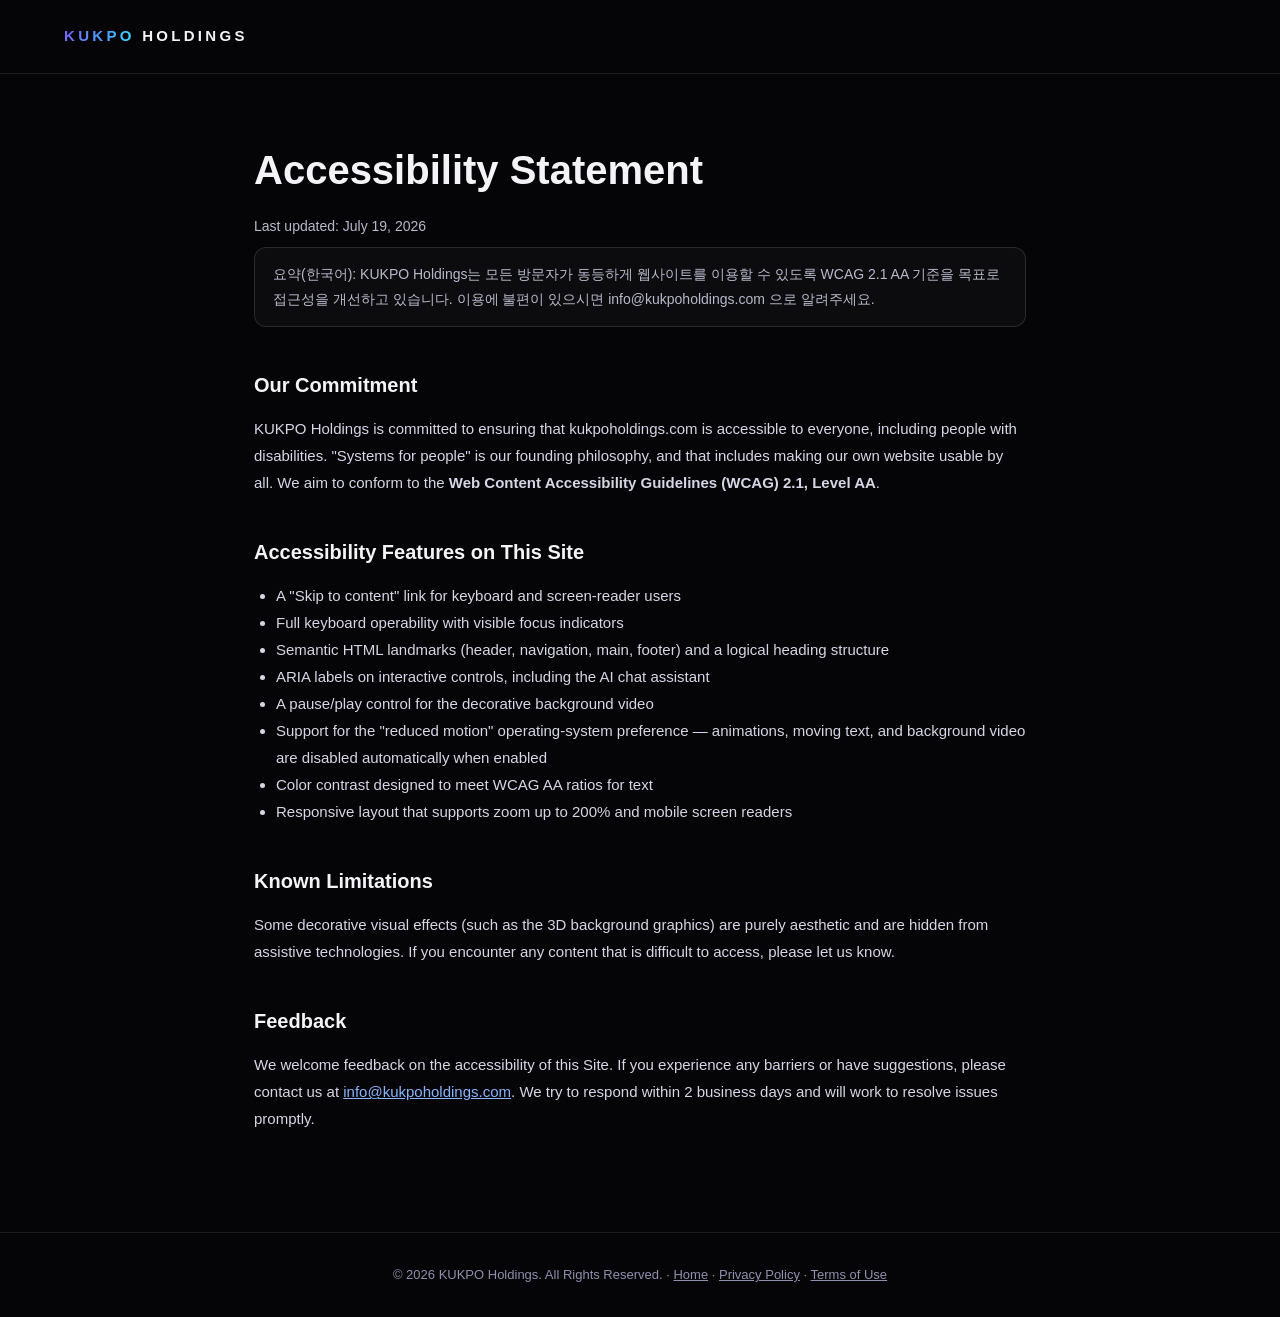
<file: accessibility.html>
<!DOCTYPE html>
<html lang="en">
<head>
<meta charset="UTF-8">
<meta name="viewport" content="width=device-width, initial-scale=1.0">
<title>Accessibility Statement — KUKPO Holdings</title>
<meta name="description" content="Accessibility Statement for kukpoholdings.com">
<style>
:root{--bg:#050507;--ink:#f4f4f8;--muted:#b9b9ce;--grad:linear-gradient(120deg,#7c5cff,#4c9fff 55%,#38e8ff)}
*{margin:0;padding:0;box-sizing:border-box}
body{background:var(--bg);color:var(--ink);font-family:-apple-system,BlinkMacSystemFont,'Segoe UI','Apple SD Gothic Neo','Malgun Gothic',sans-serif;line-height:1.8;-webkit-font-smoothing:antialiased}
a{color:#8ab4ff}
a:focus-visible{outline:3px solid #8ab4ff;outline-offset:3px}
.skip-link{position:absolute;left:12px;top:-60px;z-index:300;background:var(--grad);color:#0b0b14;font-weight:700;padding:12px 22px;border-radius:10px;transition:top .2s}
.skip-link:focus{top:12px}
header{padding:22px clamp(20px,5vw,64px);border-bottom:1px solid rgba(255,255,255,.09)}
header a{color:var(--ink);text-decoration:none;font-weight:800;letter-spacing:.22em;font-size:15px}
header b{background:var(--grad);-webkit-background-clip:text;background-clip:text;color:transparent}
main{max-width:820px;margin:0 auto;padding:60px 24px 100px}
h1{font-size:clamp(28px,4vw,40px);margin-bottom:8px}
.updated{color:var(--muted);font-size:14px;margin-bottom:8px}
.ko-note{color:var(--muted);font-size:14px;margin-bottom:40px;padding:14px 18px;border:1px solid rgba(255,255,255,.12);border-radius:12px;background:rgba(255,255,255,.03)}
h2{font-size:20px;margin:38px 0 12px}
p,li{color:#d6d6e6;font-size:15px}
ul{padding-left:22px;margin:10px 0}
footer{border-top:1px solid rgba(255,255,255,.09);padding:30px 24px;text-align:center;color:#8f8fae;font-size:13px}
footer a{color:#8f8fae}
</style>
</head>
<body>
<a href="#main" class="skip-link">Skip to content</a>
<header><a href="index.html"><b>KUKPO</b> HOLDINGS</a></header>
<main id="main">
<h1>Accessibility Statement</h1>
<p class="updated">Last updated: July 19, 2026</p>
<p class="ko-note">요약(한국어): KUKPO Holdings는 모든 방문자가 동등하게 웹사이트를 이용할 수 있도록 WCAG 2.1 AA 기준을 목표로 접근성을 개선하고 있습니다. 이용에 불편이 있으시면 info@kukpoholdings.com 으로 알려주세요.</p>

<h2>Our Commitment</h2>
<p>KUKPO Holdings is committed to ensuring that kukpoholdings.com is accessible to everyone, including people with disabilities. "Systems for people" is our founding philosophy, and that includes making our own website usable by all. We aim to conform to the <strong>Web Content Accessibility Guidelines (WCAG) 2.1, Level AA</strong>.</p>

<h2>Accessibility Features on This Site</h2>
<ul>
<li>A "Skip to content" link for keyboard and screen-reader users</li>
<li>Full keyboard operability with visible focus indicators</li>
<li>Semantic HTML landmarks (header, navigation, main, footer) and a logical heading structure</li>
<li>ARIA labels on interactive controls, including the AI chat assistant</li>
<li>A pause/play control for the decorative background video</li>
<li>Support for the "reduced motion" operating-system preference — animations, moving text, and background video are disabled automatically when enabled</li>
<li>Color contrast designed to meet WCAG AA ratios for text</li>
<li>Responsive layout that supports zoom up to 200% and mobile screen readers</li>
</ul>

<h2>Known Limitations</h2>
<p>Some decorative visual effects (such as the 3D background graphics) are purely aesthetic and are hidden from assistive technologies. If you encounter any content that is difficult to access, please let us know.</p>

<h2>Feedback</h2>
<p>We welcome feedback on the accessibility of this Site. If you experience any barriers or have suggestions, please contact us at <a href="mailto:info@kukpoholdings.com">info@kukpoholdings.com</a>. We try to respond within 2 business days and will work to resolve issues promptly.</p>
</main>
<footer>© 2026 KUKPO Holdings. All Rights Reserved. · <a href="index.html">Home</a> · <a href="privacy.html">Privacy Policy</a> · <a href="terms.html">Terms of Use</a></footer>
</body>
</html>
</file>
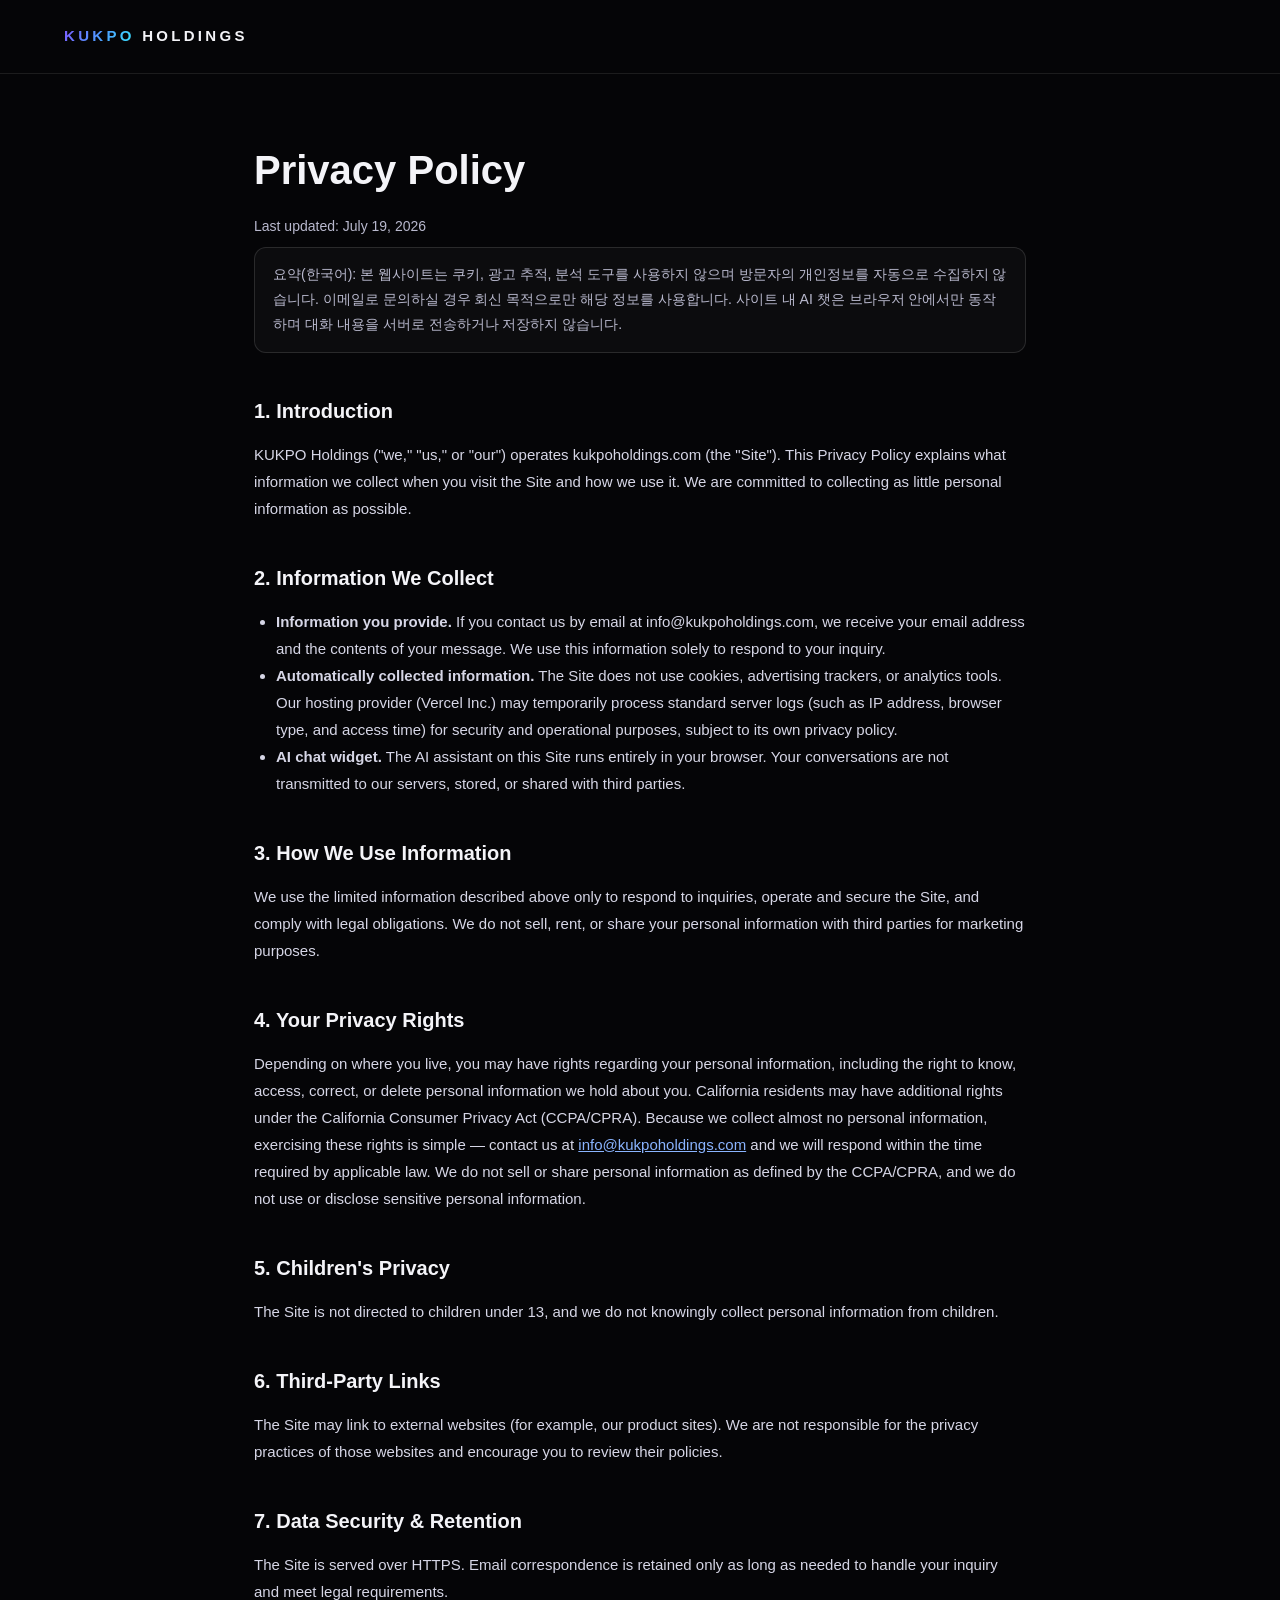
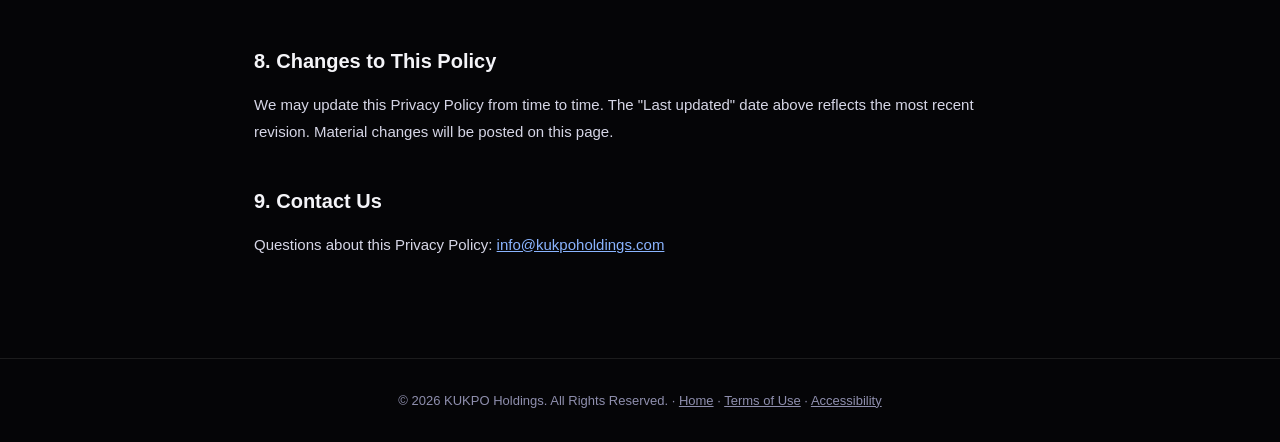
<file: privacy.html>
<!DOCTYPE html>
<html lang="en">
<head>
<meta charset="UTF-8">
<meta name="viewport" content="width=device-width, initial-scale=1.0">
<title>Privacy Policy — KUKPO Holdings</title>
<meta name="description" content="Privacy Policy for kukpoholdings.com">
<style>
:root{--bg:#050507;--ink:#f4f4f8;--muted:#b9b9ce;--grad:linear-gradient(120deg,#7c5cff,#4c9fff 55%,#38e8ff)}
*{margin:0;padding:0;box-sizing:border-box}
body{background:var(--bg);color:var(--ink);font-family:-apple-system,BlinkMacSystemFont,'Segoe UI','Apple SD Gothic Neo','Malgun Gothic',sans-serif;line-height:1.8;-webkit-font-smoothing:antialiased}
a{color:#8ab4ff}
a:focus-visible{outline:3px solid #8ab4ff;outline-offset:3px}
.skip-link{position:absolute;left:12px;top:-60px;z-index:300;background:var(--grad);color:#0b0b14;font-weight:700;padding:12px 22px;border-radius:10px;transition:top .2s}
.skip-link:focus{top:12px}
header{padding:22px clamp(20px,5vw,64px);border-bottom:1px solid rgba(255,255,255,.09)}
header a{color:var(--ink);text-decoration:none;font-weight:800;letter-spacing:.22em;font-size:15px}
header b{background:var(--grad);-webkit-background-clip:text;background-clip:text;color:transparent}
main{max-width:820px;margin:0 auto;padding:60px 24px 100px}
h1{font-size:clamp(28px,4vw,40px);margin-bottom:8px}
.updated{color:var(--muted);font-size:14px;margin-bottom:8px}
.ko-note{color:var(--muted);font-size:14px;margin-bottom:40px;padding:14px 18px;border:1px solid rgba(255,255,255,.12);border-radius:12px;background:rgba(255,255,255,.03)}
h2{font-size:20px;margin:38px 0 12px}
p,li{color:#d6d6e6;font-size:15px}
ul{padding-left:22px;margin:10px 0}
footer{border-top:1px solid rgba(255,255,255,.09);padding:30px 24px;text-align:center;color:#8f8fae;font-size:13px}
footer a{color:#8f8fae}
</style>
</head>
<body>
<a href="#main" class="skip-link">Skip to content</a>
<header><a href="index.html"><b>KUKPO</b> HOLDINGS</a></header>
<main id="main">
<h1>Privacy Policy</h1>
<p class="updated">Last updated: July 19, 2026</p>
<p class="ko-note">요약(한국어): 본 웹사이트는 쿠키, 광고 추적, 분석 도구를 사용하지 않으며 방문자의 개인정보를 자동으로 수집하지 않습니다. 이메일로 문의하실 경우 회신 목적으로만 해당 정보를 사용합니다. 사이트 내 AI 챗은 브라우저 안에서만 동작하며 대화 내용을 서버로 전송하거나 저장하지 않습니다.</p>

<h2>1. Introduction</h2>
<p>KUKPO Holdings ("we," "us," or "our") operates kukpoholdings.com (the "Site"). This Privacy Policy explains what information we collect when you visit the Site and how we use it. We are committed to collecting as little personal information as possible.</p>

<h2>2. Information We Collect</h2>
<ul>
<li><strong>Information you provide.</strong> If you contact us by email at info@kukpoholdings.com, we receive your email address and the contents of your message. We use this information solely to respond to your inquiry.</li>
<li><strong>Automatically collected information.</strong> The Site does not use cookies, advertising trackers, or analytics tools. Our hosting provider (Vercel Inc.) may temporarily process standard server logs (such as IP address, browser type, and access time) for security and operational purposes, subject to its own privacy policy.</li>
<li><strong>AI chat widget.</strong> The AI assistant on this Site runs entirely in your browser. Your conversations are not transmitted to our servers, stored, or shared with third parties.</li>
</ul>

<h2>3. How We Use Information</h2>
<p>We use the limited information described above only to respond to inquiries, operate and secure the Site, and comply with legal obligations. We do not sell, rent, or share your personal information with third parties for marketing purposes.</p>

<h2>4. Your Privacy Rights</h2>
<p>Depending on where you live, you may have rights regarding your personal information, including the right to know, access, correct, or delete personal information we hold about you. California residents may have additional rights under the California Consumer Privacy Act (CCPA/CPRA). Because we collect almost no personal information, exercising these rights is simple — contact us at <a href="mailto:info@kukpoholdings.com">info@kukpoholdings.com</a> and we will respond within the time required by applicable law. We do not sell or share personal information as defined by the CCPA/CPRA, and we do not use or disclose sensitive personal information.</p>

<h2>5. Children's Privacy</h2>
<p>The Site is not directed to children under 13, and we do not knowingly collect personal information from children.</p>

<h2>6. Third-Party Links</h2>
<p>The Site may link to external websites (for example, our product sites). We are not responsible for the privacy practices of those websites and encourage you to review their policies.</p>

<h2>7. Data Security &amp; Retention</h2>
<p>The Site is served over HTTPS. Email correspondence is retained only as long as needed to handle your inquiry and meet legal requirements.</p>

<h2>8. Changes to This Policy</h2>
<p>We may update this Privacy Policy from time to time. The "Last updated" date above reflects the most recent revision. Material changes will be posted on this page.</p>

<h2>9. Contact Us</h2>
<p>Questions about this Privacy Policy: <a href="mailto:info@kukpoholdings.com">info@kukpoholdings.com</a></p>
</main>
<footer>© 2026 KUKPO Holdings. All Rights Reserved. · <a href="index.html">Home</a> · <a href="terms.html">Terms of Use</a> · <a href="accessibility.html">Accessibility</a></footer>
</body>
</html>
</file>
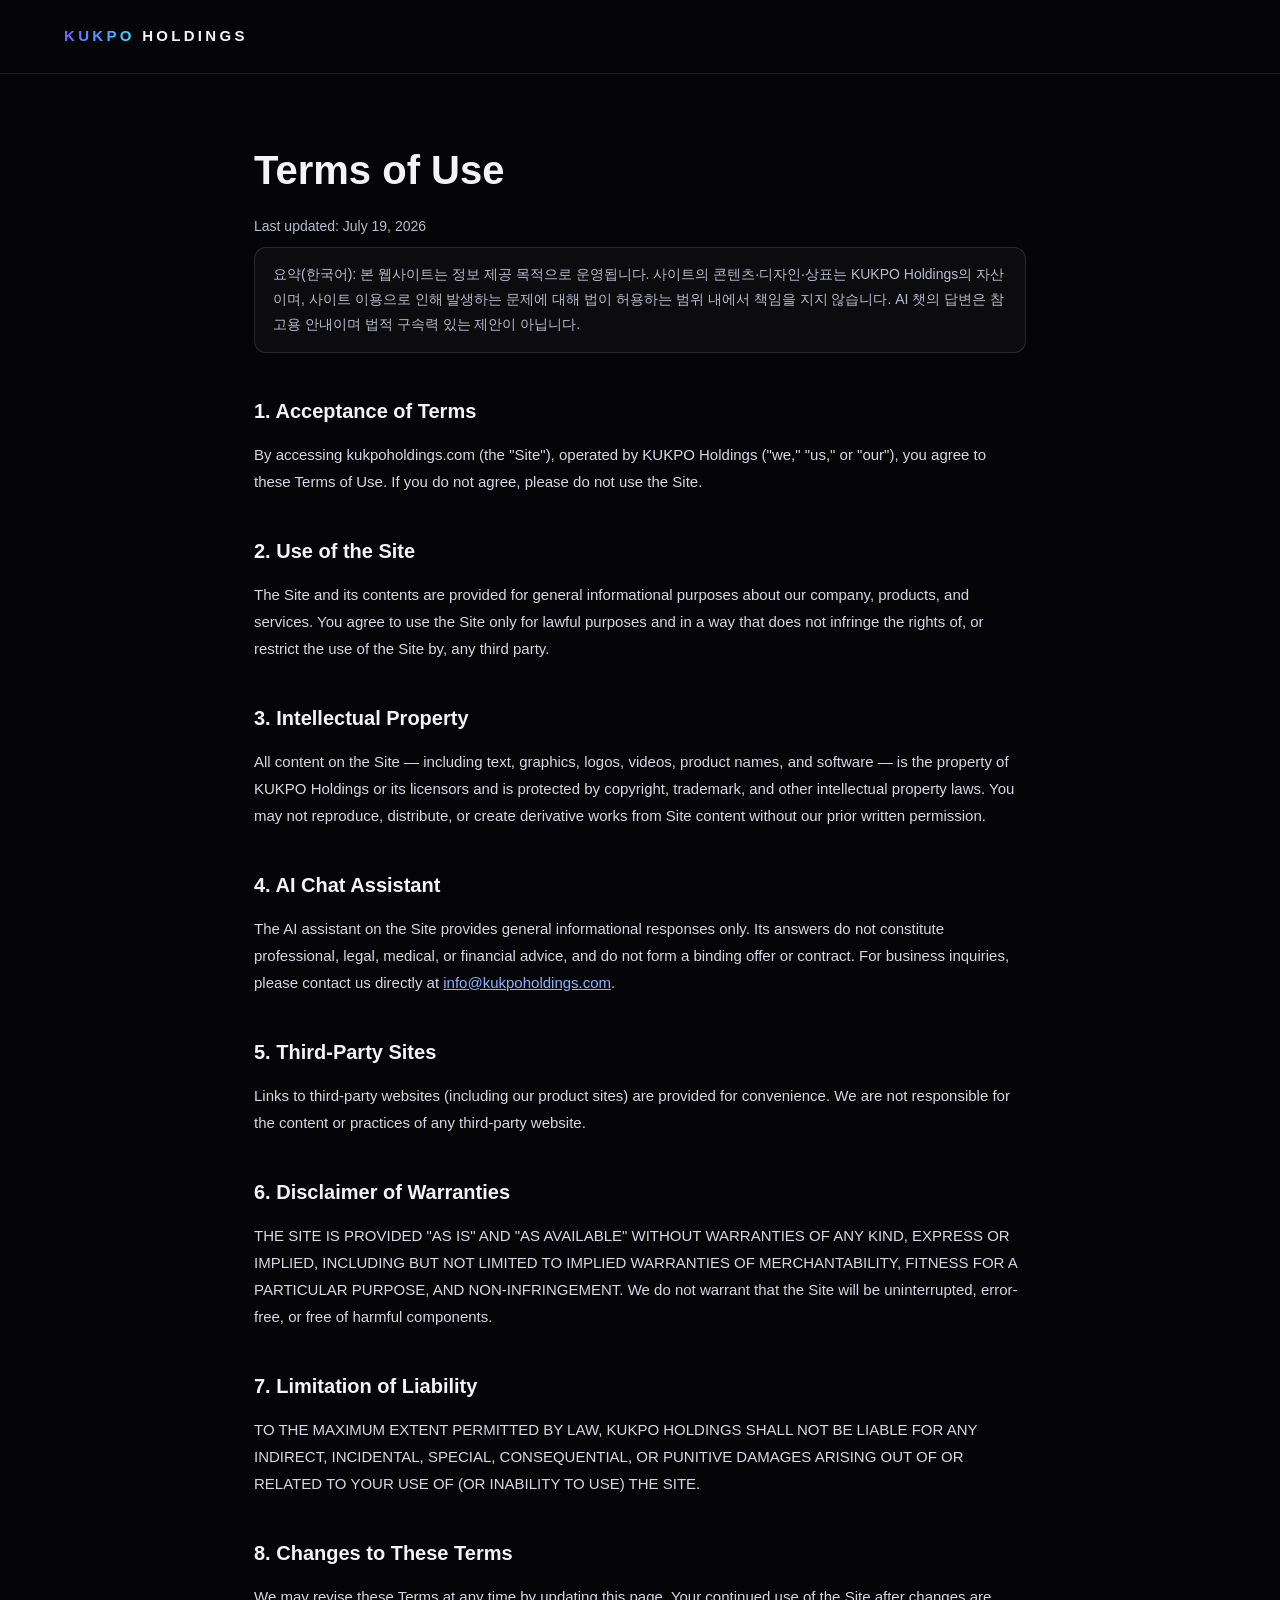
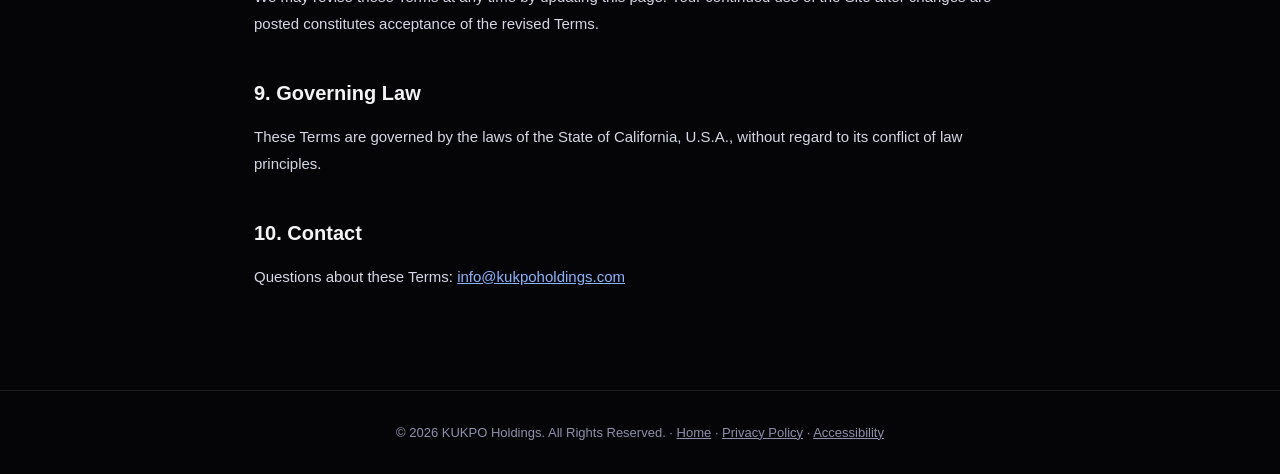
<file: terms.html>
<!DOCTYPE html>
<html lang="en">
<head>
<meta charset="UTF-8">
<meta name="viewport" content="width=device-width, initial-scale=1.0">
<title>Terms of Use — KUKPO Holdings</title>
<meta name="description" content="Terms of Use for kukpoholdings.com">
<style>
:root{--bg:#050507;--ink:#f4f4f8;--muted:#b9b9ce;--grad:linear-gradient(120deg,#7c5cff,#4c9fff 55%,#38e8ff)}
*{margin:0;padding:0;box-sizing:border-box}
body{background:var(--bg);color:var(--ink);font-family:-apple-system,BlinkMacSystemFont,'Segoe UI','Apple SD Gothic Neo','Malgun Gothic',sans-serif;line-height:1.8;-webkit-font-smoothing:antialiased}
a{color:#8ab4ff}
a:focus-visible{outline:3px solid #8ab4ff;outline-offset:3px}
.skip-link{position:absolute;left:12px;top:-60px;z-index:300;background:var(--grad);color:#0b0b14;font-weight:700;padding:12px 22px;border-radius:10px;transition:top .2s}
.skip-link:focus{top:12px}
header{padding:22px clamp(20px,5vw,64px);border-bottom:1px solid rgba(255,255,255,.09)}
header a{color:var(--ink);text-decoration:none;font-weight:800;letter-spacing:.22em;font-size:15px}
header b{background:var(--grad);-webkit-background-clip:text;background-clip:text;color:transparent}
main{max-width:820px;margin:0 auto;padding:60px 24px 100px}
h1{font-size:clamp(28px,4vw,40px);margin-bottom:8px}
.updated{color:var(--muted);font-size:14px;margin-bottom:8px}
.ko-note{color:var(--muted);font-size:14px;margin-bottom:40px;padding:14px 18px;border:1px solid rgba(255,255,255,.12);border-radius:12px;background:rgba(255,255,255,.03)}
h2{font-size:20px;margin:38px 0 12px}
p,li{color:#d6d6e6;font-size:15px}
ul{padding-left:22px;margin:10px 0}
footer{border-top:1px solid rgba(255,255,255,.09);padding:30px 24px;text-align:center;color:#8f8fae;font-size:13px}
footer a{color:#8f8fae}
</style>
</head>
<body>
<a href="#main" class="skip-link">Skip to content</a>
<header><a href="index.html"><b>KUKPO</b> HOLDINGS</a></header>
<main id="main">
<h1>Terms of Use</h1>
<p class="updated">Last updated: July 19, 2026</p>
<p class="ko-note">요약(한국어): 본 웹사이트는 정보 제공 목적으로 운영됩니다. 사이트의 콘텐츠·디자인·상표는 KUKPO Holdings의 자산이며, 사이트 이용으로 인해 발생하는 문제에 대해 법이 허용하는 범위 내에서 책임을 지지 않습니다. AI 챗의 답변은 참고용 안내이며 법적 구속력 있는 제안이 아닙니다.</p>

<h2>1. Acceptance of Terms</h2>
<p>By accessing kukpoholdings.com (the "Site"), operated by KUKPO Holdings ("we," "us," or "our"), you agree to these Terms of Use. If you do not agree, please do not use the Site.</p>

<h2>2. Use of the Site</h2>
<p>The Site and its contents are provided for general informational purposes about our company, products, and services. You agree to use the Site only for lawful purposes and in a way that does not infringe the rights of, or restrict the use of the Site by, any third party.</p>

<h2>3. Intellectual Property</h2>
<p>All content on the Site — including text, graphics, logos, videos, product names, and software — is the property of KUKPO Holdings or its licensors and is protected by copyright, trademark, and other intellectual property laws. You may not reproduce, distribute, or create derivative works from Site content without our prior written permission.</p>

<h2>4. AI Chat Assistant</h2>
<p>The AI assistant on the Site provides general informational responses only. Its answers do not constitute professional, legal, medical, or financial advice, and do not form a binding offer or contract. For business inquiries, please contact us directly at <a href="mailto:info@kukpoholdings.com">info@kukpoholdings.com</a>.</p>

<h2>5. Third-Party Sites</h2>
<p>Links to third-party websites (including our product sites) are provided for convenience. We are not responsible for the content or practices of any third-party website.</p>

<h2>6. Disclaimer of Warranties</h2>
<p>THE SITE IS PROVIDED "AS IS" AND "AS AVAILABLE" WITHOUT WARRANTIES OF ANY KIND, EXPRESS OR IMPLIED, INCLUDING BUT NOT LIMITED TO IMPLIED WARRANTIES OF MERCHANTABILITY, FITNESS FOR A PARTICULAR PURPOSE, AND NON-INFRINGEMENT. We do not warrant that the Site will be uninterrupted, error-free, or free of harmful components.</p>

<h2>7. Limitation of Liability</h2>
<p>TO THE MAXIMUM EXTENT PERMITTED BY LAW, KUKPO HOLDINGS SHALL NOT BE LIABLE FOR ANY INDIRECT, INCIDENTAL, SPECIAL, CONSEQUENTIAL, OR PUNITIVE DAMAGES ARISING OUT OF OR RELATED TO YOUR USE OF (OR INABILITY TO USE) THE SITE.</p>

<h2>8. Changes to These Terms</h2>
<p>We may revise these Terms at any time by updating this page. Your continued use of the Site after changes are posted constitutes acceptance of the revised Terms.</p>

<h2>9. Governing Law</h2>
<p>These Terms are governed by the laws of the State of California, U.S.A., without regard to its conflict of law principles.</p>

<h2>10. Contact</h2>
<p>Questions about these Terms: <a href="mailto:info@kukpoholdings.com">info@kukpoholdings.com</a></p>
</main>
<footer>© 2026 KUKPO Holdings. All Rights Reserved. · <a href="index.html">Home</a> · <a href="privacy.html">Privacy Policy</a> · <a href="accessibility.html">Accessibility</a></footer>
</body>
</html>
</file>
